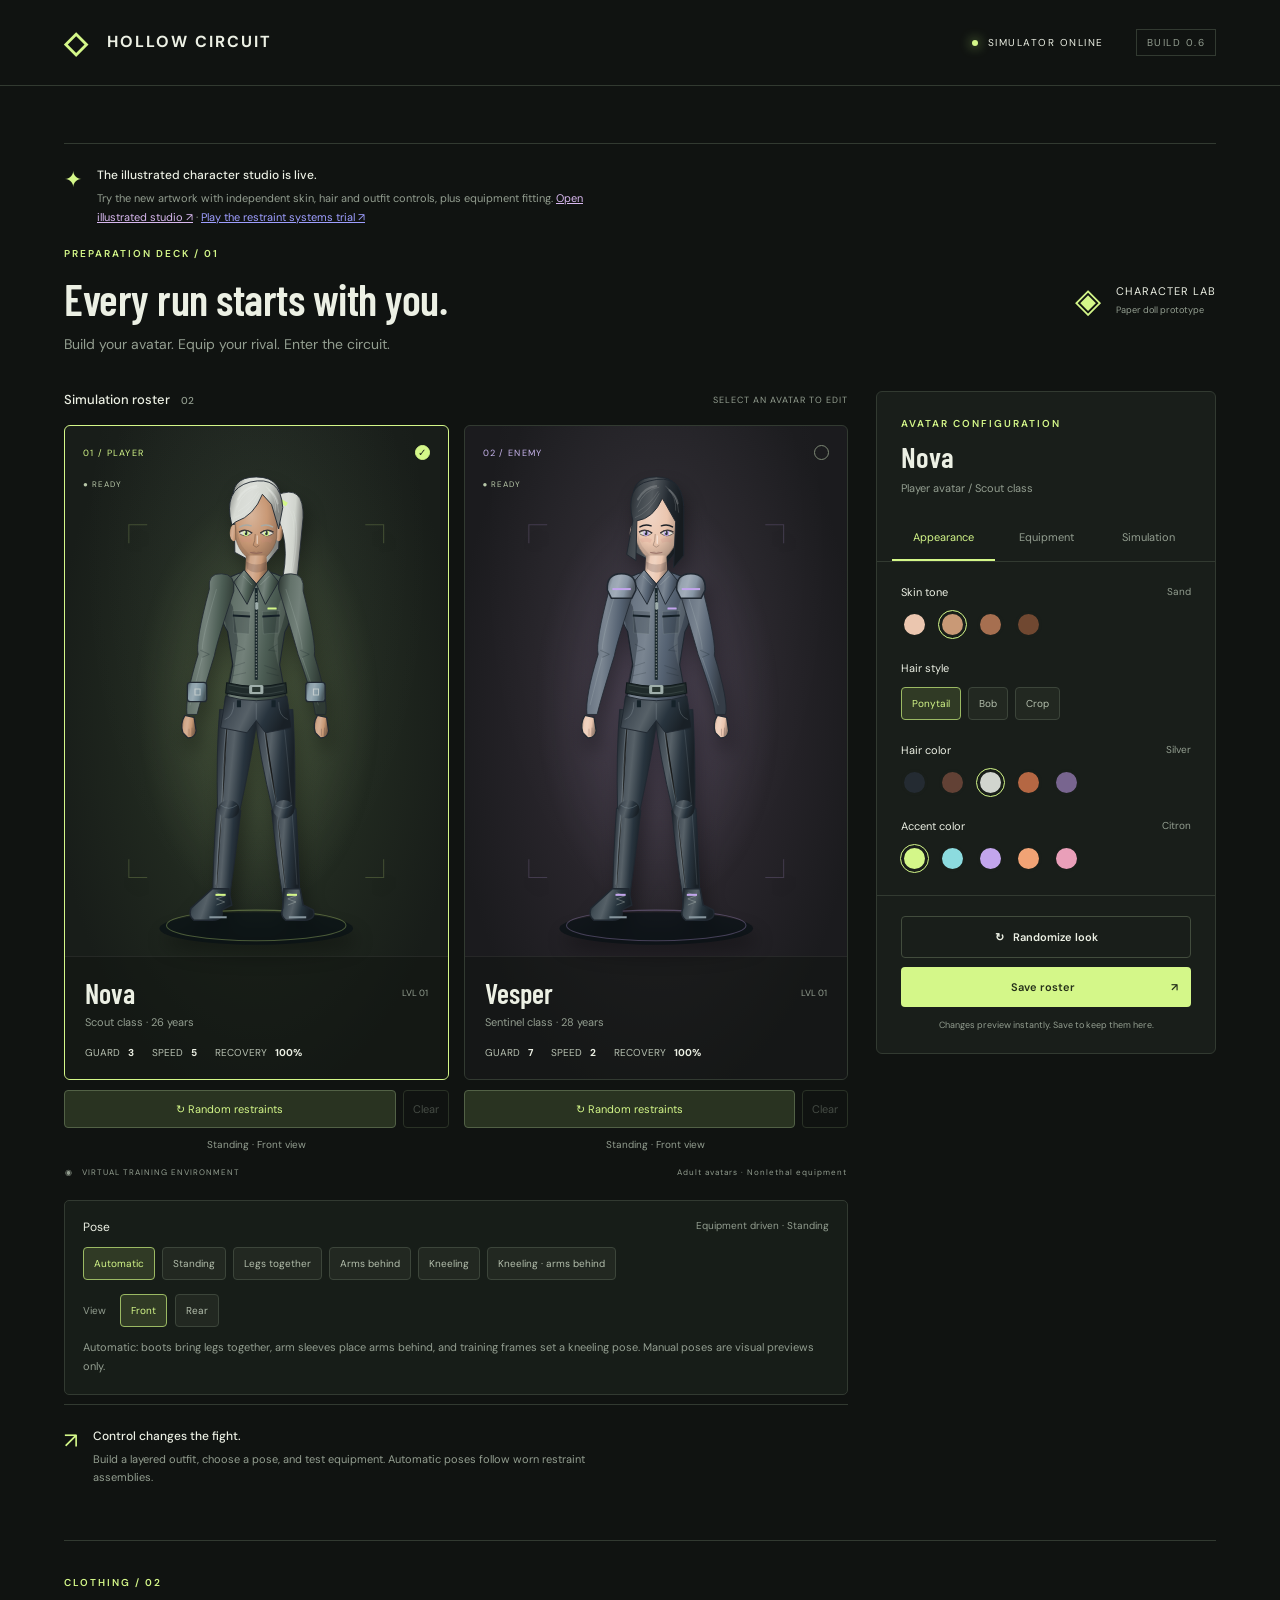
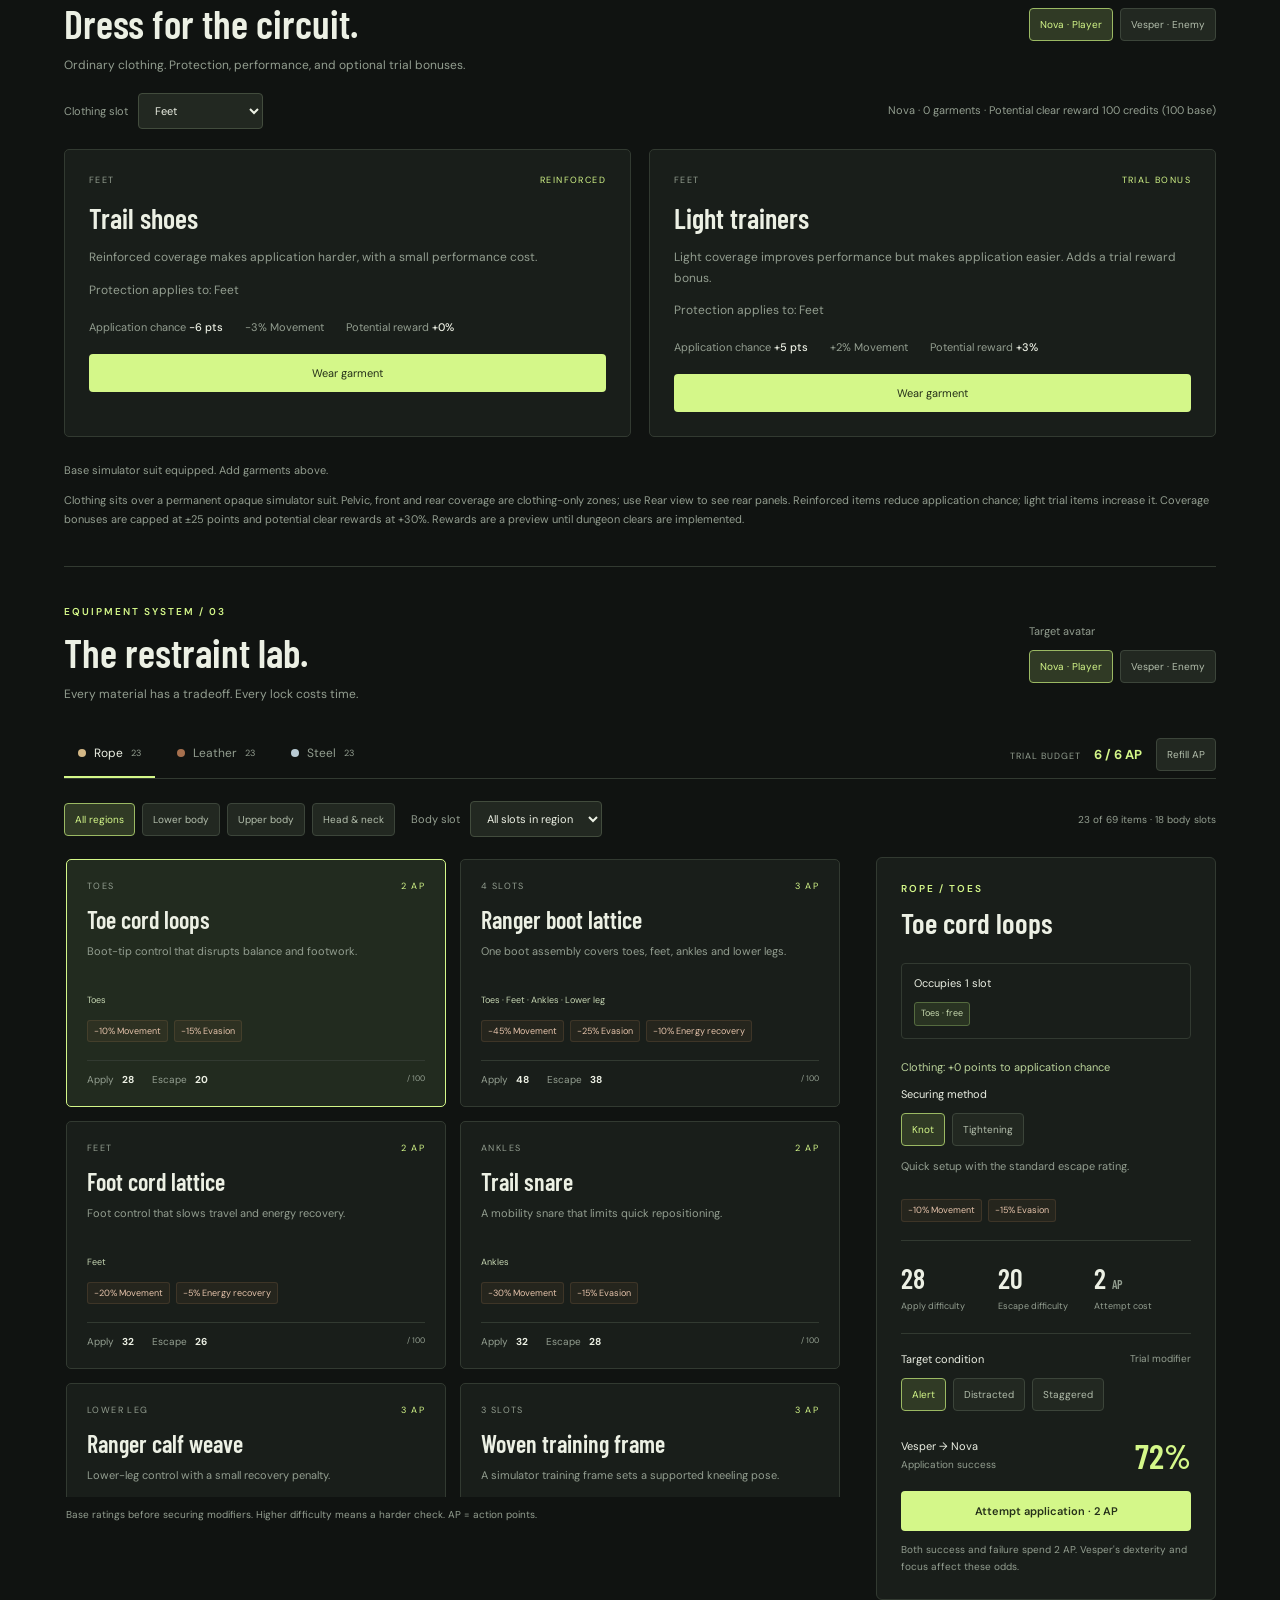
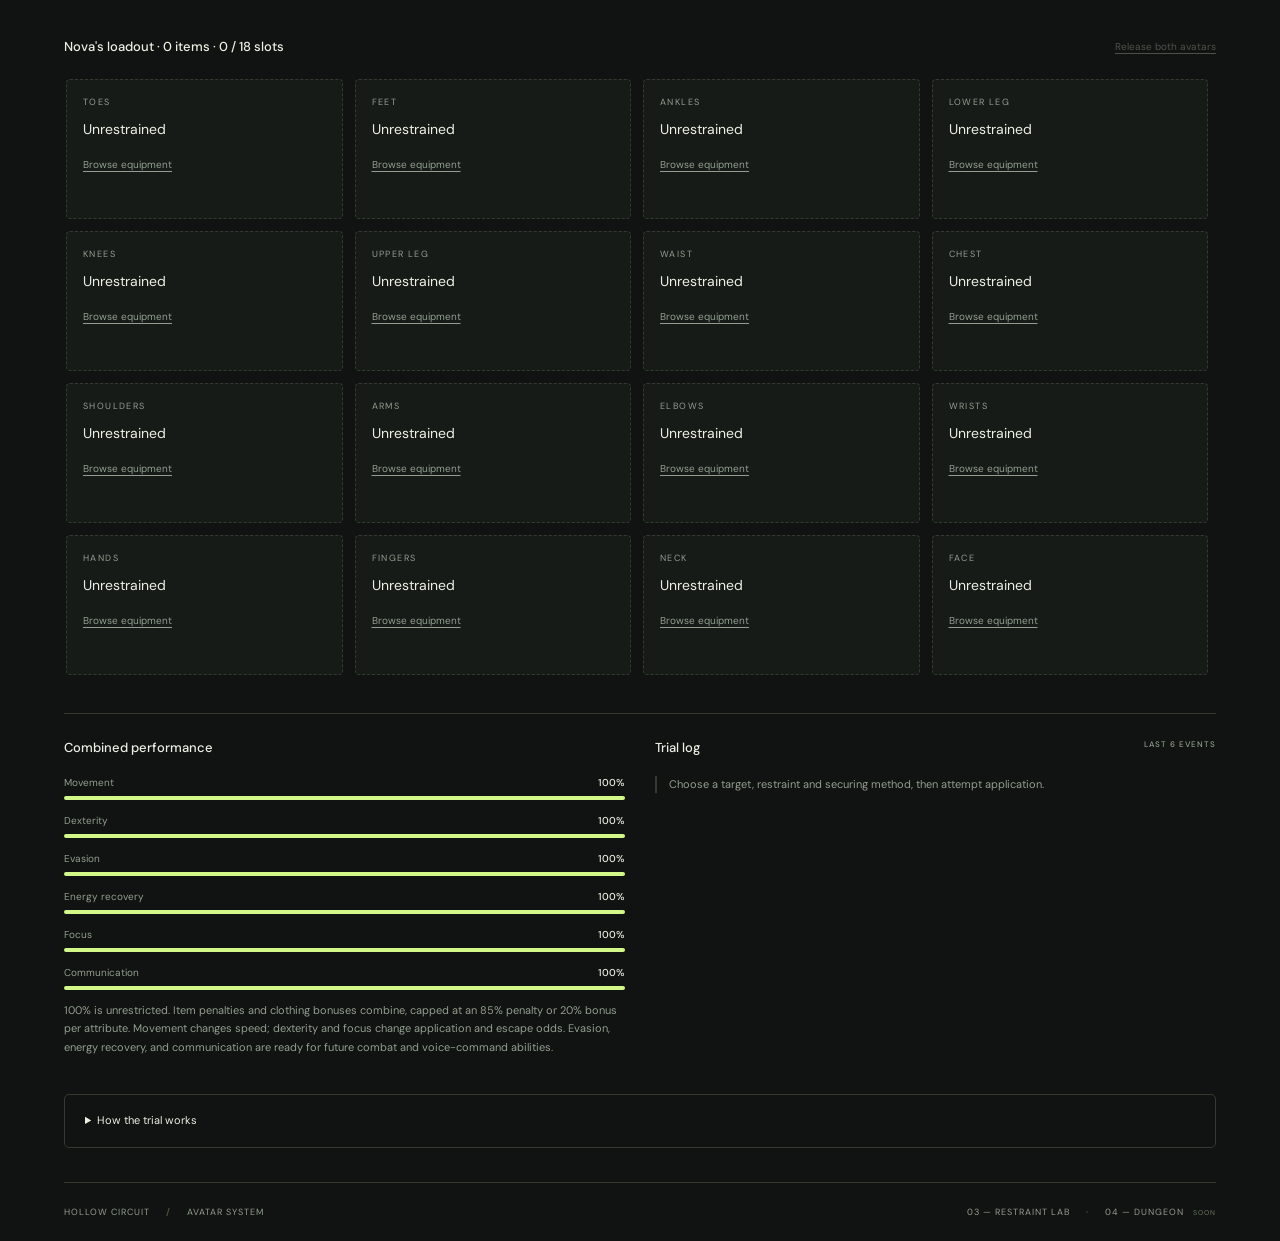
<file: index.html>
<!doctype html>
<html lang="en">
<head><meta charset="UTF-8"><meta name="viewport" content="width=device-width, initial-scale=1"><title>Hollow Circuit · Character Lab</title><link rel="stylesheet" href="style.css?v=0.6"></head>
<body>
<header><a class="brand" href="./"><span class="brand-mark">◇</span> HOLLOW CIRCUIT</a><div class="header-right"><span class="live-dot"></span> SIMULATOR ONLINE <span class="version">BUILD 0.6</span></div></header>
<main>
<div class="note"><span>✦</span><div><strong>The illustrated character studio is live.</strong><p>Try the new artwork with independent skin, hair and outfit controls, plus equipment fitting. <a href="studio.html" style="color:#d8b8ef">Open illustrated studio ↗</a> · <a href="restraint-systems.html">Play the restraint systems trial ↗</a></p></div></div>
<section class="intro"><div><div class="eyebrow">PREPARATION DECK / 01</div><h1>Every run starts with you.</h1><p>Build your avatar. Equip your rival. Enter the circuit.</p></div><div class="mode-badge"><span>◈</span><div>CHARACTER LAB<small>Paper doll prototype</small></div></div></section>
<div class="workspace"><section class="stage-section"><div class="section-heading"><h2>Simulation roster <span>02</span></h2><span>SELECT AN AVATAR TO EDIT</span></div><div id="roster" class="roster"></div><div class="stage-footer"><span>◉ &nbsp; VIRTUAL TRAINING ENVIRONMENT</span><span>Adult avatars · Nonlethal equipment</span></div><div id="pose-controls" class="pose-controls"></div><div class="note"><span>↗</span><div><strong>Control changes the fight.</strong><p>Build a layered outfit, choose a pose, and test equipment. Automatic poses follow worn restraint assemblies.</p></div></div></section>
<aside class="editor"><div class="editor-head"><div class="eyebrow">AVATAR CONFIGURATION</div><h2 id="editor-title"></h2><span id="editor-role"></span></div><div class="tabs" role="tablist" aria-label="Configuration"><button role="tab" data-tab="appearance">Appearance</button><button role="tab" data-tab="equipment">Equipment</button><button role="tab" data-tab="simulation">Simulation</button></div><div id="controls"></div><div class="editor-actions"><button id="randomize" class="secondary">↻ &nbsp; Randomize look</button><button id="save" class="primary">Save roster <span>↗</span></button><p id="save-status" role="status">Changes preview instantly. Save to keep them here.</p></div></aside></div>
<section id="wardrobe" class="wardrobe" aria-labelledby="wardrobe-heading"><div class="lab-header"><div><div class="eyebrow">CLOTHING / 02</div><h2 id="wardrobe-heading">Dress for the circuit.</h2><p>Ordinary clothing. Protection, performance, and optional trial bonuses.</p></div><div id="wardrobe-targets" class="choices"></div></div><div class="wardrobe-toolbar"><label class="slot-picker" for="clothing-slot">Clothing slot <select id="clothing-slot"></select></label><span id="wardrobe-summary"></span></div><div id="clothing-catalog" class="clothing-catalog"></div><div id="clothing-loadout" class="clothing-loadout"></div><p class="helper">Clothing sits over a permanent opaque simulator suit. Pelvic, front and rear coverage are clothing-only zones; use Rear view to see rear panels. Reinforced items reduce application chance; light trial items increase it. Coverage bonuses are capped at ±25 points and potential clear rewards at +30%. Rewards are a preview until dungeon clears are implemented.</p></section>
<section id="restraint-lab" class="restraint-lab" aria-labelledby="lab-heading">
 <div class="lab-header"><div><div class="eyebrow">EQUIPMENT SYSTEM / 03</div><h2 id="lab-heading">The restraint lab.</h2><p>Every material has a tradeoff. Every lock costs time.</p></div><div class="target-picker"><span class="control-label">Target avatar</span><div class="choices" id="lab-targets"></div></div></div>
 <div class="lab-toolbar"><div id="material-tabs" class="material-tabs" aria-label="Restraint material"></div><div class="budget"><span>TRIAL BUDGET <b id="trial-budget">6 / 6 AP</b></span><button class="choice" data-action="refill">Refill AP</button></div></div>
 <div id="catalog-filters" class="catalog-filters"><div class="choices" id="region-filters" aria-label="Body region"></div><label class="slot-picker" for="slot-filter">Body slot <select id="slot-filter"></select></label><span id="catalog-count" role="status"></span></div>
 <div class="lab-grid"><div><div id="restraint-catalog" class="restraint-catalog"></div><p class="catalog-caption">Base ratings before securing modifiers. Higher difficulty means a harder check. AP = action points.</p></div><aside id="restraint-detail" class="restraint-detail" aria-label="Restraint details"></aside></div>
 <div class="loadout-heading"><h3 id="loadout-title">Active restraints</h3><button id="release-all" class="release-button" data-action="release-all">Release both avatars</button></div><div id="active-restraints" class="active-restraints"></div>
 <div class="lab-results"><section><h3>Combined performance</h3><div id="aggregate-effects"></div><p class="helper">100% is unrestricted. Item penalties and clothing bonuses combine, capped at an 85% penalty or 20% bonus per attribute. Movement changes speed; dexterity and focus change application and escape odds. Evasion, energy recovery, and communication are ready for future combat and voice-command abilities.</p></section><section><h3>Trial log <span>LAST 6 EVENTS</span></h3><ol id="trial-log" aria-live="polite" aria-relevant="additions text"></ol></section></div>
 <details class="lab-rules"><summary>How the trial works</summary><p>The other avatar applies equipment to your selected target. There are 18 slots, including feet separately from toes and ankles. Some items occupy several slots; every covered slot must be free. An item applies its modifiers once, regardless of coverage. Escape or release removes the whole item. Paired slots cover both sides of the body; face, mouth, head and neck are separate equipment layers. Switching targets keeps both loadouts. Actions share a six-point lab budget; failed attempts also cost AP. Refill AP starts a fresh budget without removing equipment. Release is a free lab override, separate from the probabilistic escape action.</p><p>Application chance = 100 − application difficulty + target condition bonus − 40% of the applying avatar's dexterity penalty − 20% of their focus penalty − target clothing protection (rounded, limited to 5–95%). Distracted adds 15; staggered adds 30. Escape chance = 100 − escape difficulty − 25% of the restrained avatar's dexterity penalty − 15% of their focus penalty (rounded, limited to 5–90%). An escape attempt costs 2 AP. A roll from 1–100 succeeds at or below the displayed chance.</p><p>Securing methods add to base difficulty, escape difficulty, cost, and debuffs. These are fictional game ratings. Full combat, energy consumption, and elimination are not implemented yet. Use Save roster above to keep both loadouts; trial AP, conditions and log reset on reload.</p></details>
</section>
<footer><span>HOLLOW CIRCUIT <b>/</b> AVATAR SYSTEM</span><span>03 — RESTRAINT LAB <b>·</b> 04 — DUNGEON <span class="soon">SOON</span></span></footer>
</main><script src="wardrobe.js?v=0.6"></script><script src="restraints.js?v=0.15"></script><script src="avatar.js?v=0.6"></script><script src="app.js?v=0.6"></script></body></html>
</file>
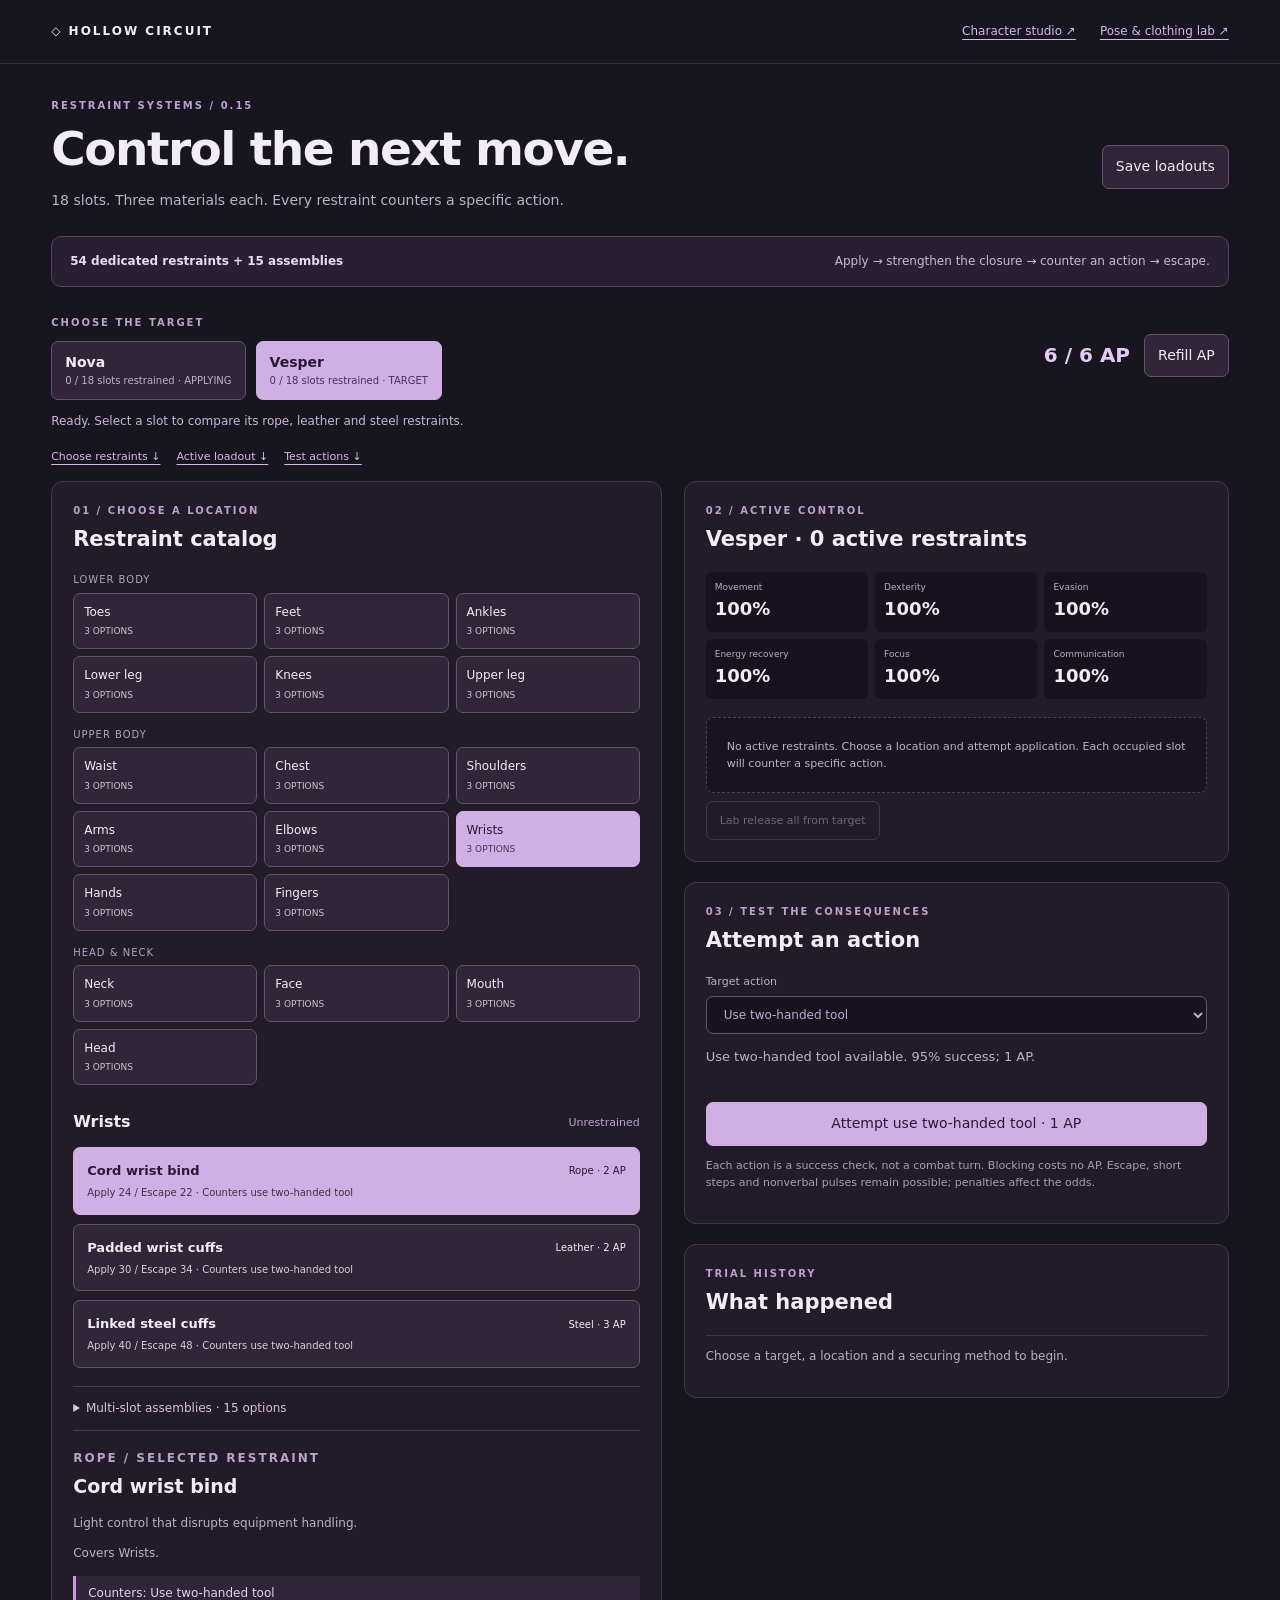
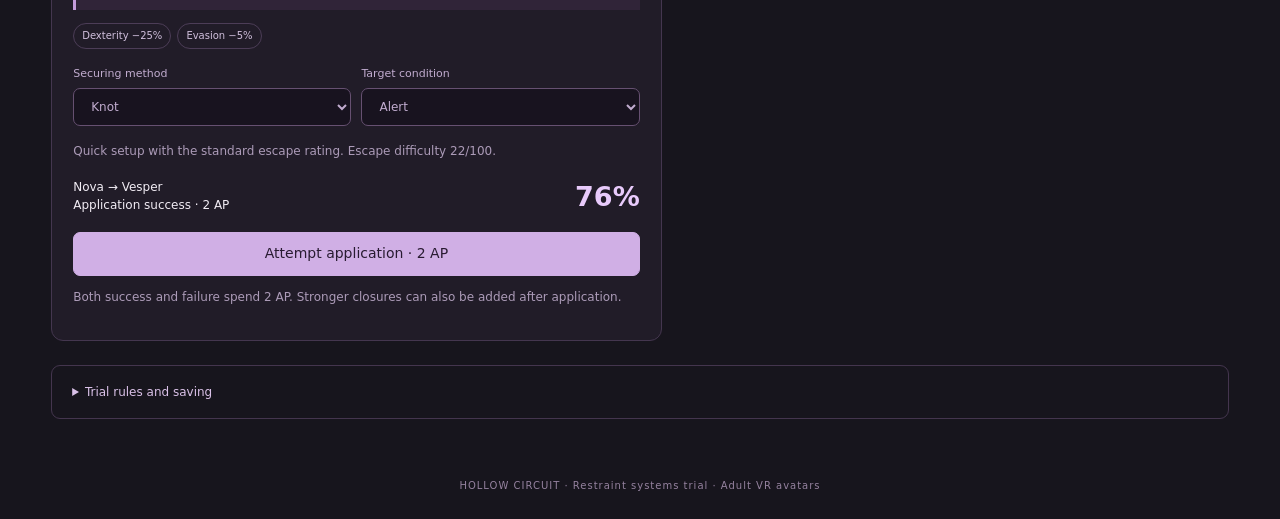
<file: restraint-systems.html>
<!doctype html>
<html lang="en">
<head><meta charset="utf-8"><meta name="viewport" content="width=device-width,initial-scale=1"><meta name="theme-color" content="#17151d"><title>Restraint systems · Hollow Circuit</title><link rel="stylesheet" href="restraint-systems.css?v=0.15"></head>
<body><header><a class="brand" href="studio.html">◇ HOLLOW CIRCUIT</a><nav><a href="studio.html">Character studio ↗</a><a href="./#restraint-lab">Pose & clothing lab ↗</a></nav></header>
<main>
 <div class="intro"><div><p class="eyebrow">RESTRAINT SYSTEMS / 0.15</p><h1>Control the next move.</h1><p>18 slots. Three materials each. Every restraint counters a specific action.</p></div><button id="save">Save loadouts</button></div>
 <div class="summary"><strong>54 dedicated restraints + 15 assemblies</strong><span>Apply → strengthen the closure → counter an action → escape.</span></div>
 <section aria-label="Trial setup" class="setup"><div><span class="eyebrow">CHOOSE THE TARGET</span><div id="targets" class="targets"></div></div><div class="budget"><strong id="ap">6 / 6 AP</strong><button id="refill">Refill AP</button></div></section>
 <p id="status" role="status">Loading restraint systems…</p>
 <nav class="jump-links" aria-label="Trial sections"><a href="#catalog-title">Choose restraints ↓</a><a href="#loadout-title">Active loadout ↓</a><a href="#actions-title">Test actions ↓</a></nav>
 <div class="workspace">
  <section class="panel catalog-panel" aria-labelledby="catalog-title"><div class="panel-heading"><p class="eyebrow">01 / CHOOSE A LOCATION</p><h2 id="catalog-title">Restraint catalog</h2></div><div id="slots" class="slots"></div><div class="selection-heading"><h3 id="slot-title"></h3><span id="slot-state"></span></div><div id="catalog" class="catalog"></div><details class="assemblies"><summary>Multi-slot assemblies · 15 options</summary><label>Assembly<select id="assembly"><option value="">Choose an assembly</option></select></label><p>Each assembly occupies every listed slot and releases as one item.</p></details><div id="detail" class="detail"></div></section>
  <div class="right-column">
   <section class="panel" aria-labelledby="loadout-title"><div class="panel-heading"><p class="eyebrow">02 / ACTIVE CONTROL</p><h2 id="loadout-title">Target loadout</h2></div><div id="performance" class="performance"></div><div id="loadout" class="loadout"></div><button id="clear" class="quiet">Lab release all from target</button></section>
   <section class="panel action-panel" aria-labelledby="actions-title"><p class="eyebrow">03 / TEST THE CONSEQUENCES</p><h2 id="actions-title">Attempt an action</h2><label>Target action<select id="action"></select></label><p id="action-status"></p><button id="attempt-action" class="primary">Attempt action</button><p class="help">Each action is a success check, not a combat turn. Blocking costs no AP. Escape, short steps and nonverbal pulses remain possible; penalties affect the odds.</p></section>
   <section class="panel" aria-labelledby="log-title"><p class="eyebrow">TRIAL HISTORY</p><h2 id="log-title">What happened</h2><ol id="log" aria-live="polite" aria-relevant="additions text"></ol></section>
  </div>
 </div>
 <details class="rules"><summary>Trial rules and saving</summary><p>The other character applies or strengthens restraints on the chosen target. Both characters share a six-point trial budget. Accepted attempts spend AP even on failure. Refill starts a fresh budget without removing equipment. Free lab releases are separate from escape checks.</p><p>Every slot has three dedicated restraints: rope, leather and steel. Assemblies occupy multiple slots; overlap is rejected without spending AP. Each occupied slot blocks its listed special action. All items also apply their listed attribute penalties, capped at 85%. Escape costs 2 AP and always retains at least a 5% chance. Stronger securing methods can be applied after the initial restraint without removing it.</p><p>This view saves its two loadouts separately from the character studio and pose lab. AP, target condition and history reset on reload. The slot cards and active list show the restraint state; open the character studio for artwork fitting.</p></details>
 <noscript><p>Enable JavaScript to use the restraint trial.</p></noscript>
</main><footer>HOLLOW CIRCUIT · Restraint systems trial · Adult VR avatars</footer>
<script src="wardrobe.js?v=0.6"></script><script src="restraints.js?v=0.15"></script><script src="restraint-systems.js?v=0.15"></script></body></html>
</file>
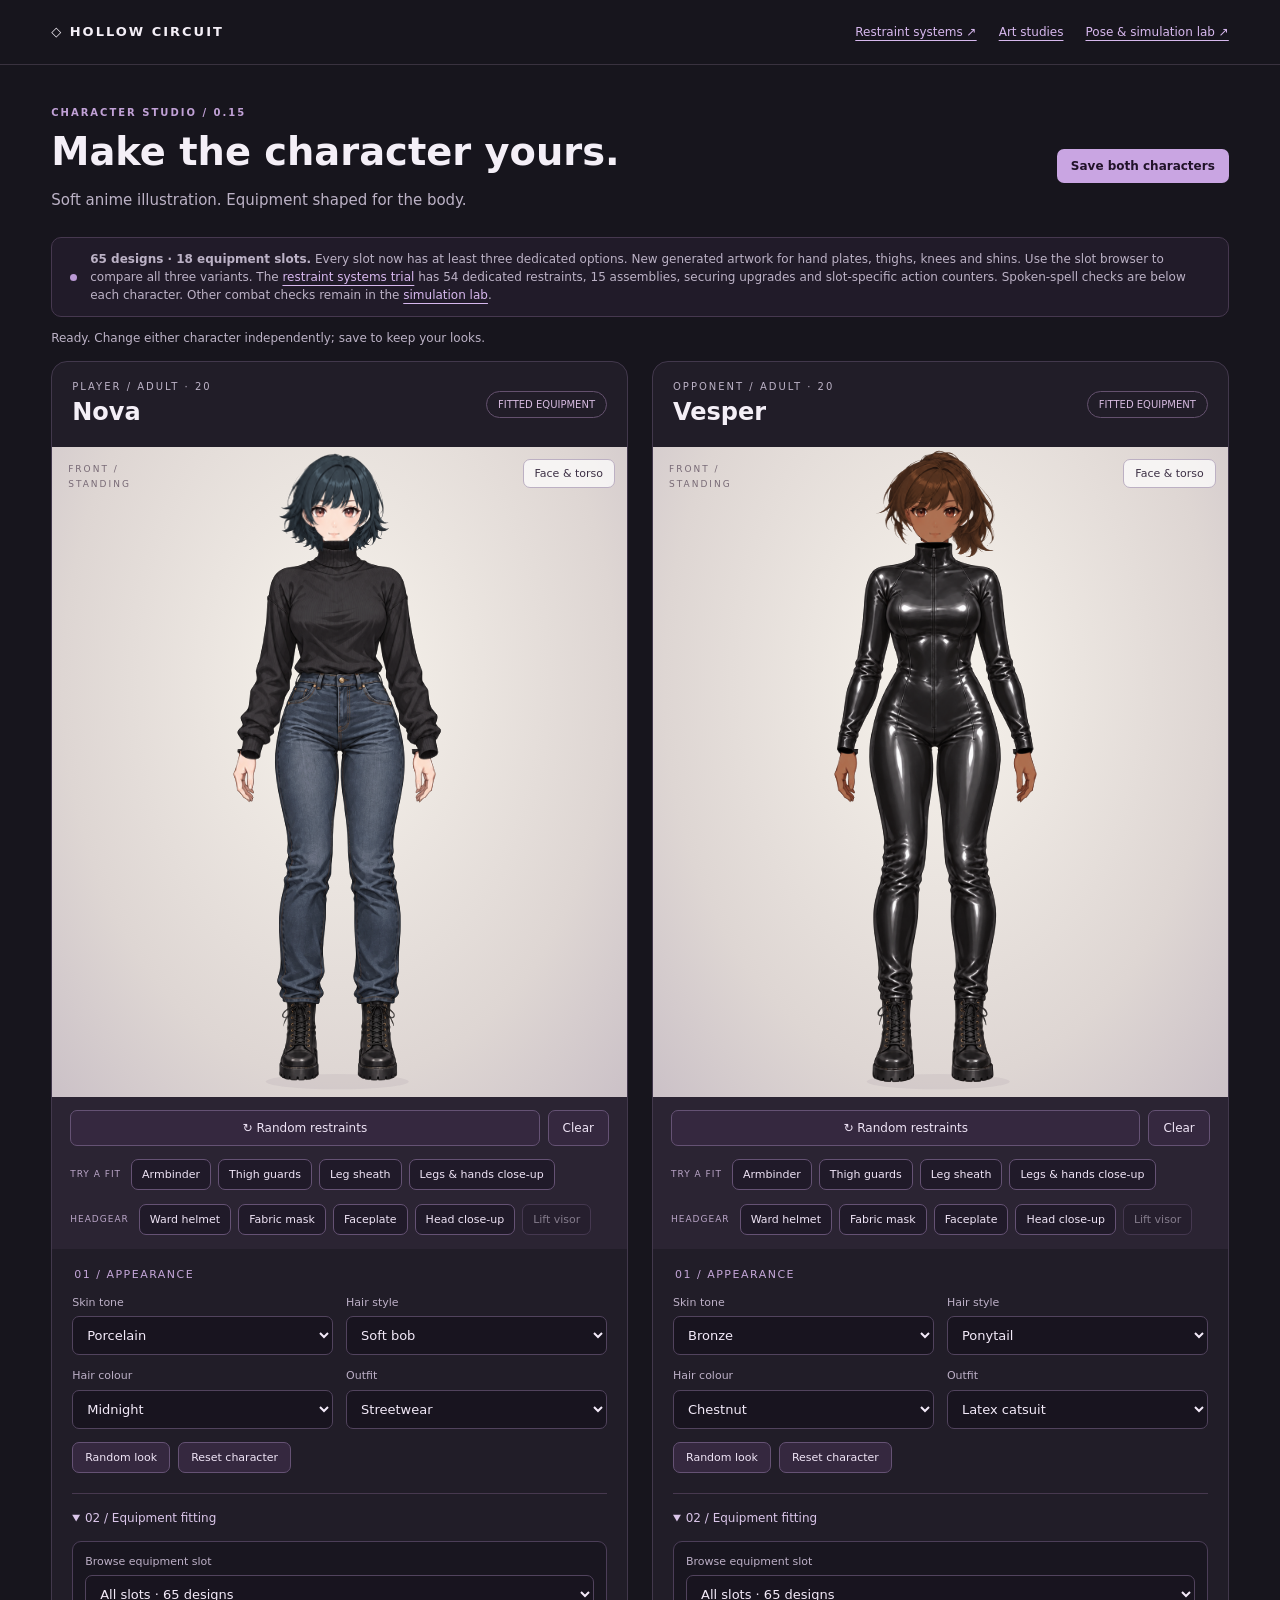
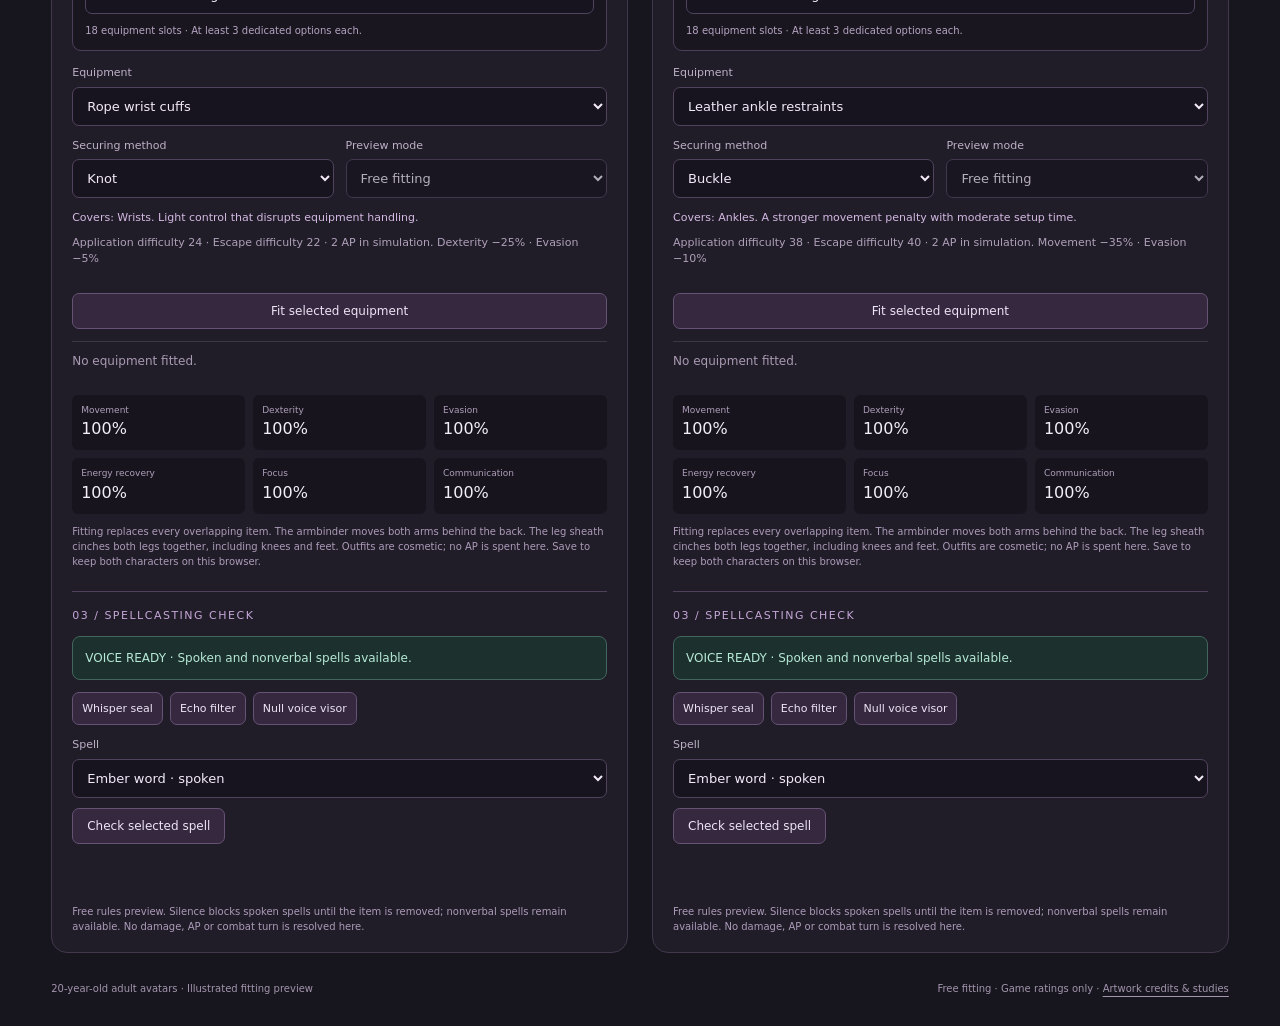
<file: studio.html>
<!doctype html>
<html lang="en"><head><meta charset="utf-8"><meta name="viewport" content="width=device-width, initial-scale=1"><meta name="theme-color" content="#17151d"><title>Illustrated Studio · Hollow Circuit</title><link rel="stylesheet" href="studio.css?v=0.15"></head>
<body><header><a href="./">◇ HOLLOW CIRCUIT</a><nav><a href="restraint-systems.html">Restraint systems ↗</a><a href="previews/neutral-wardrobe.html">Art studies</a><a href="./">Pose & simulation lab ↗</a></nav></header>
<main><div class="intro"><div><p class="eyebrow">CHARACTER STUDIO / 0.15</p><h1>Make the character yours.</h1><p>Soft anime illustration. Equipment shaped for the body.</p></div><button id="save" class="primary" disabled>Save both characters</button></div>
<div class="studio-note"><span class="dot"></span><p><strong>65 designs · 18 equipment slots.</strong> Every slot now has at least three dedicated options. New generated artwork for hand plates, thighs, knees and shins. Use the slot browser to compare all three variants. The <a href="restraint-systems.html">restraint systems trial</a> has 54 dedicated restraints, 15 assemblies, securing upgrades and slot-specific action counters. Spoken-spell checks are below each character. Other combat checks remain in the <a href="./">simulation lab</a>.</p></div>
<p id="status" role="status">Loading illustration layers…</p><button id="retry" hidden>Retry loading</button><div id="characters" class="characters"></div>
<noscript><p>Enable JavaScript to customize the characters. The <a href="previews/neutral-wardrobe.html">art studies</a> are available without it.</p></noscript>
<footer><span>20-year-old adult avatars · Illustrated fitting preview</span><span>Free fitting · Game ratings only · <a href="previews/neutral-wardrobe.html">Artwork credits & studies</a></span></footer></main>
<script src="wardrobe.js?v=0.6"></script><script src="restraints.js?v=0.15"></script><script src="head-equipment.js?v=0.15"></script><script src="spellcasting.js?v=0.15"></script><script src="generated-equipment.js?v=0.15"></script><script src="dungeon-equipment.js?v=0.15"></script><script src="fitted-equipment.js?v=0.15"></script><script src="illustrated-avatar.js?v=0.15"></script><script src="studio.js?v=0.15"></script></body></html>
</file>
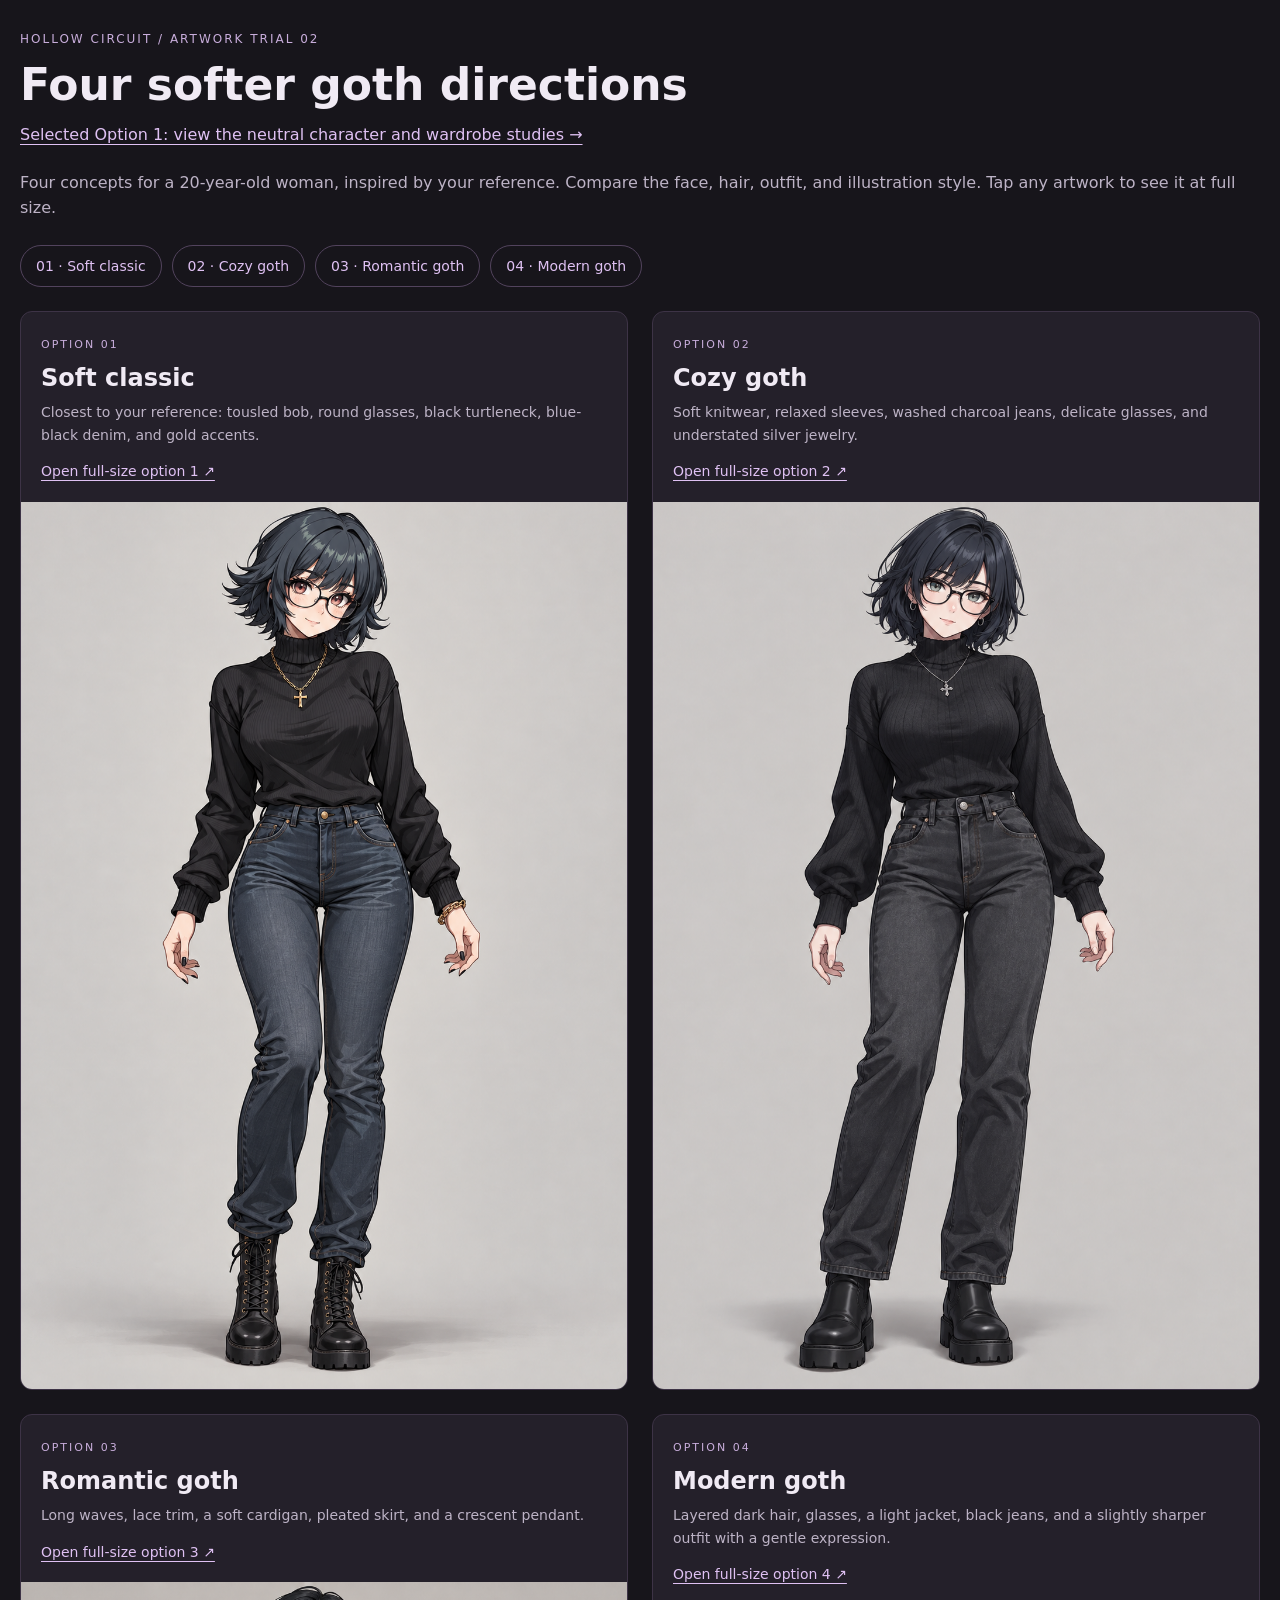
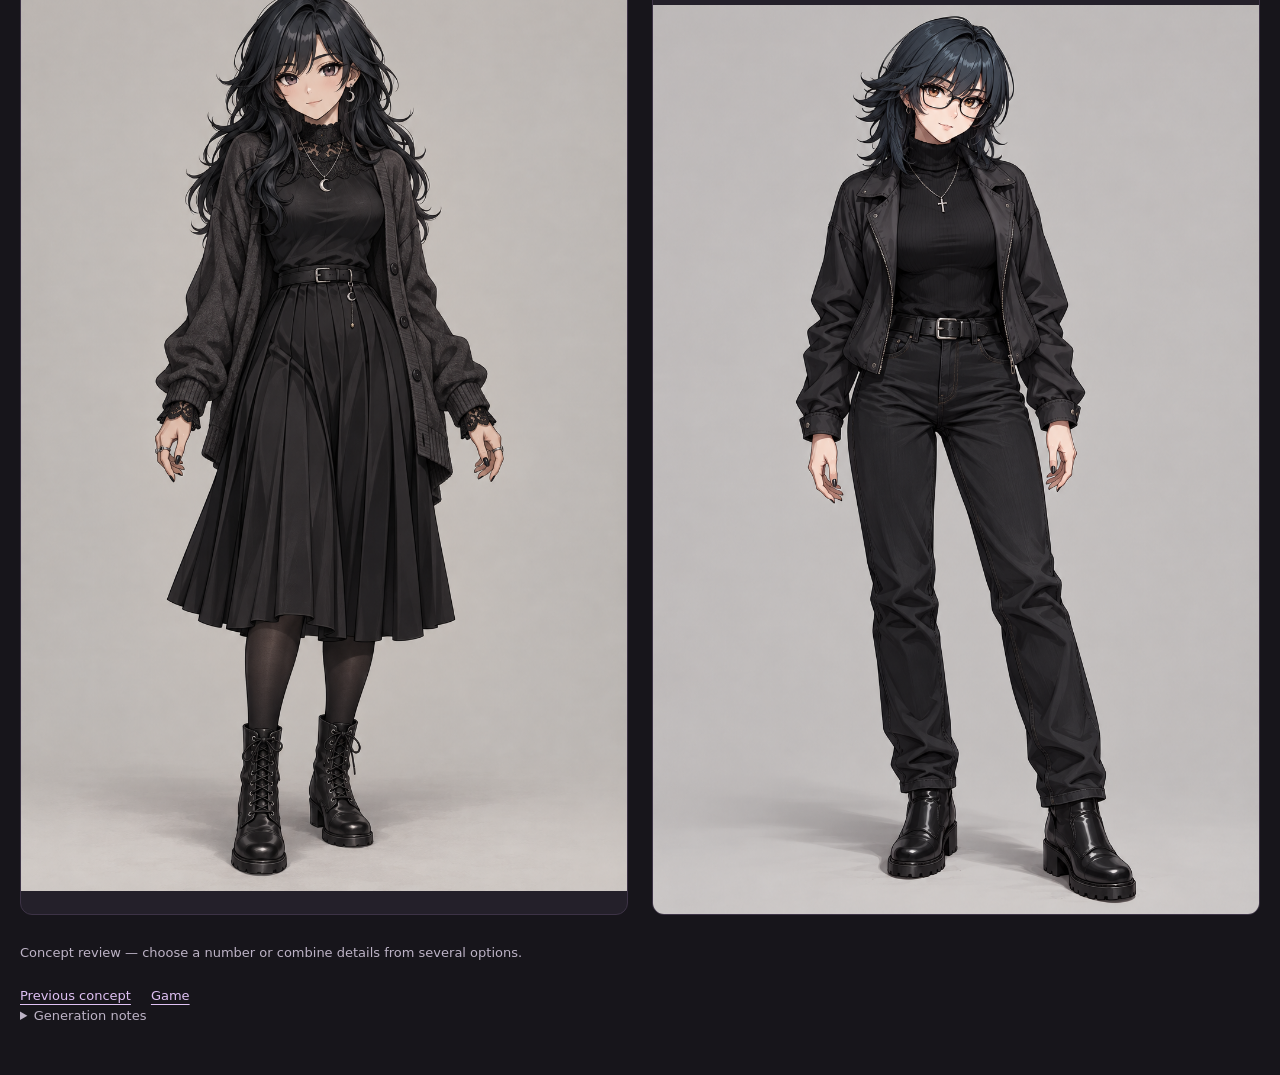
<file: previews/goth-options.html>
<!doctype html>
<html lang="en">
<head>
  <meta charset="utf-8">
  <meta name="viewport" content="width=device-width, initial-scale=1">
  <title>Four goth character concepts · Hollow Circuit</title>
  <style>
    *{box-sizing:border-box}html{scroll-behavior:smooth}body{margin:0;background:#17151b;color:#f0eaf4;font:16px/1.6 system-ui,sans-serif}main{max-width:1400px;margin:auto;padding:30px 20px 48px}.eyebrow{color:#c8addb;font-size:12px;letter-spacing:2px}h1{font-size:clamp(28px,4vw,44px);line-height:1.2;margin:10px 0}p{color:#bdb3c6;margin:10px 0 22px}a{color:#dfc1f3;text-underline-offset:4px}nav{display:flex;flex-wrap:wrap;gap:10px;margin:24px 0}nav a{padding:9px 15px;border:1px solid #52435d;border-radius:24px;text-decoration:none;font-size:14px}a:focus-visible{outline:3px solid #dbb9ef;outline-offset:5px}.grid{display:grid;grid-template-columns:repeat(2,minmax(0,1fr));gap:24px}article{min-width:0;background:#24202a;border:1px solid #3d3346;border-radius:12px;overflow:hidden;scroll-margin-top:20px}.caption{padding:18px 20px}.caption span{font-size:11px;letter-spacing:2px;color:#c8addb}h2{font-size:24px;margin:3px 0}.caption p{font-size:14px;margin:4px 0 12px}.art{display:block;background:#d5d1cd}.art img{display:block;width:100%;height:auto}.caption a{font-size:14px}footer{margin-top:28px;color:#bdb3c6;font-size:13px}footer a{margin-right:20px}@media(max-width:650px){main{padding:22px 12px 36px}.grid{grid-template-columns:1fr;gap:20px}.caption{padding:16px}nav{gap:7px}nav a{font-size:12px;padding:8px 12px}}
  </style>
</head>
<body><main>
  <div class="eyebrow">HOLLOW CIRCUIT / ARTWORK TRIAL 02</div>
  <h1>Four softer goth directions</h1>
  <p><a href="neutral-wardrobe.html">Selected Option 1: view the neutral character and wardrobe studies →</a></p>
  <p>Four concepts for a 20-year-old woman, inspired by your reference. Compare the face, hair, outfit, and illustration style. Tap any artwork to see it at full size.</p>
  <nav aria-label="Jump to an option"><a href="#option-1">01 · Soft classic</a><a href="#option-2">02 · Cozy goth</a><a href="#option-3">03 · Romantic goth</a><a href="#option-4">04 · Modern goth</a></nav>
  <div class="grid">
    <article id="option-1"><div class="caption"><span>OPTION 01</span><h2>Soft classic</h2><p>Closest to your reference: tousled bob, round glasses, black turtleneck, blue-black denim, and gold accents.</p><a href="goth-option-1.png">Open full-size option 1 ↗</a></div><a class="art" href="goth-option-1.png" aria-label="View option 1 at full size"><img src="goth-option-1.png" alt="Adult goth woman with a tousled dark bob, round glasses, a black turtleneck, dark blue jeans, gold necklace and lace-up boots."></a></article>
    <article id="option-2"><div class="caption"><span>OPTION 02</span><h2>Cozy goth</h2><p>Soft knitwear, relaxed sleeves, washed charcoal jeans, delicate glasses, and understated silver jewelry.</p><a href="goth-option-2.png">Open full-size option 2 ↗</a></div><a class="art" href="goth-option-2.png" aria-label="View option 2 at full size"><img src="goth-option-2.png" alt="Adult goth woman with a soft dark bob, glasses, a relaxed black sweater, charcoal jeans, silver jewelry and chunky black boots."></a></article>
    <article id="option-3"><div class="caption"><span>OPTION 03</span><h2>Romantic goth</h2><p>Long waves, lace trim, a soft cardigan, pleated skirt, and a crescent pendant.</p><a href="goth-option-3.png">Open full-size option 3 ↗</a></div><a class="art" href="goth-option-3.png" aria-label="View option 3 at full size"><img src="goth-option-3.png" alt="Adult goth woman with long wavy black hair, a lace-trimmed blouse, charcoal cardigan, black pleated midi skirt, tights and lace-up boots."></a></article>
    <article id="option-4"><div class="caption"><span>OPTION 04</span><h2>Modern goth</h2><p>Layered dark hair, glasses, a light jacket, black jeans, and a slightly sharper outfit with a gentle expression.</p><a href="goth-option-4.png">Open full-size option 4 ↗</a></div><a class="art" href="goth-option-4.png" aria-label="View option 4 at full size"><img src="goth-option-4.png" alt="Adult goth woman with layered blue-black hair, glasses, a dark jacket over a turtleneck, black jeans and leather boots."></a></article>
  </div>
  <footer><p>Concept review — choose a number or combine details from several options.</p><a href="nova.html">Previous concept</a><a href="../">Game</a><details><summary>Generation notes</summary><p>Created with the built-in image generator. <a href="goth-trial-prompts.json">View the four prompts</a></p></details></footer>
</main></body>
</html>
</file>
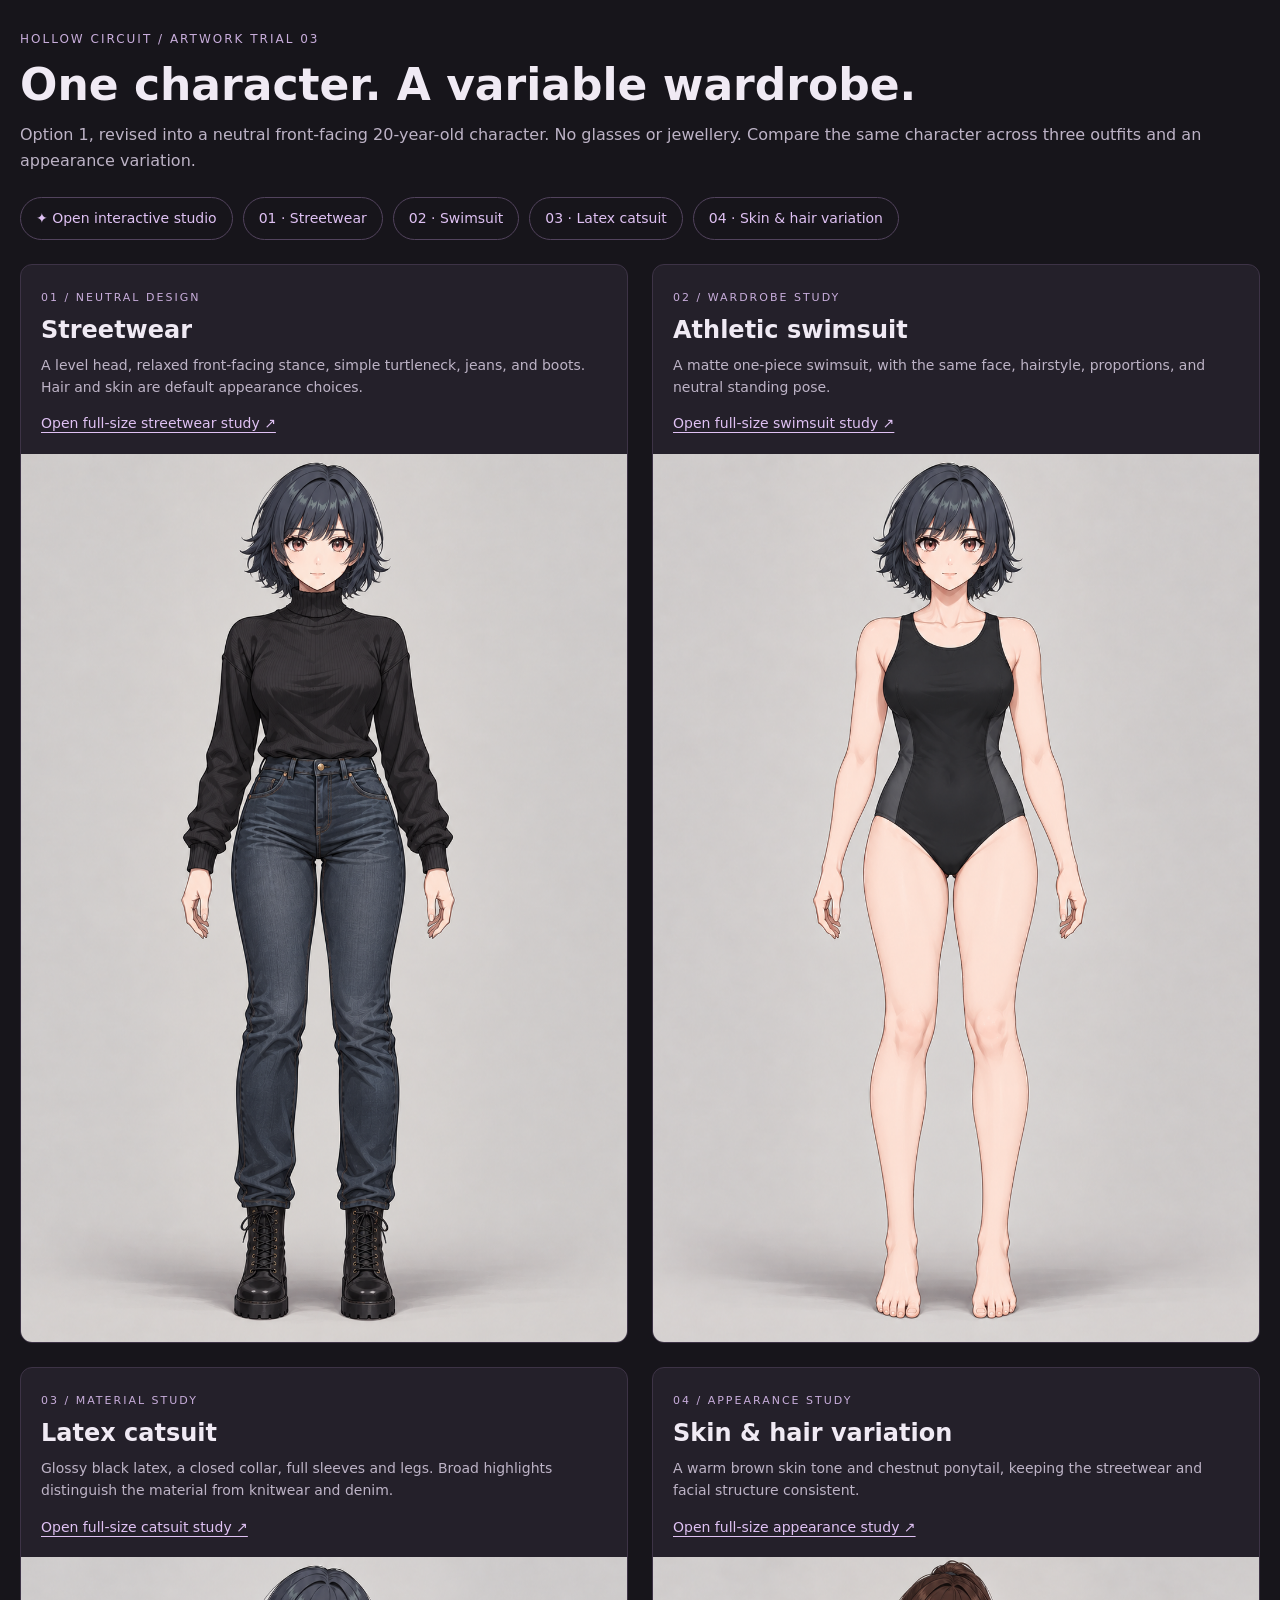
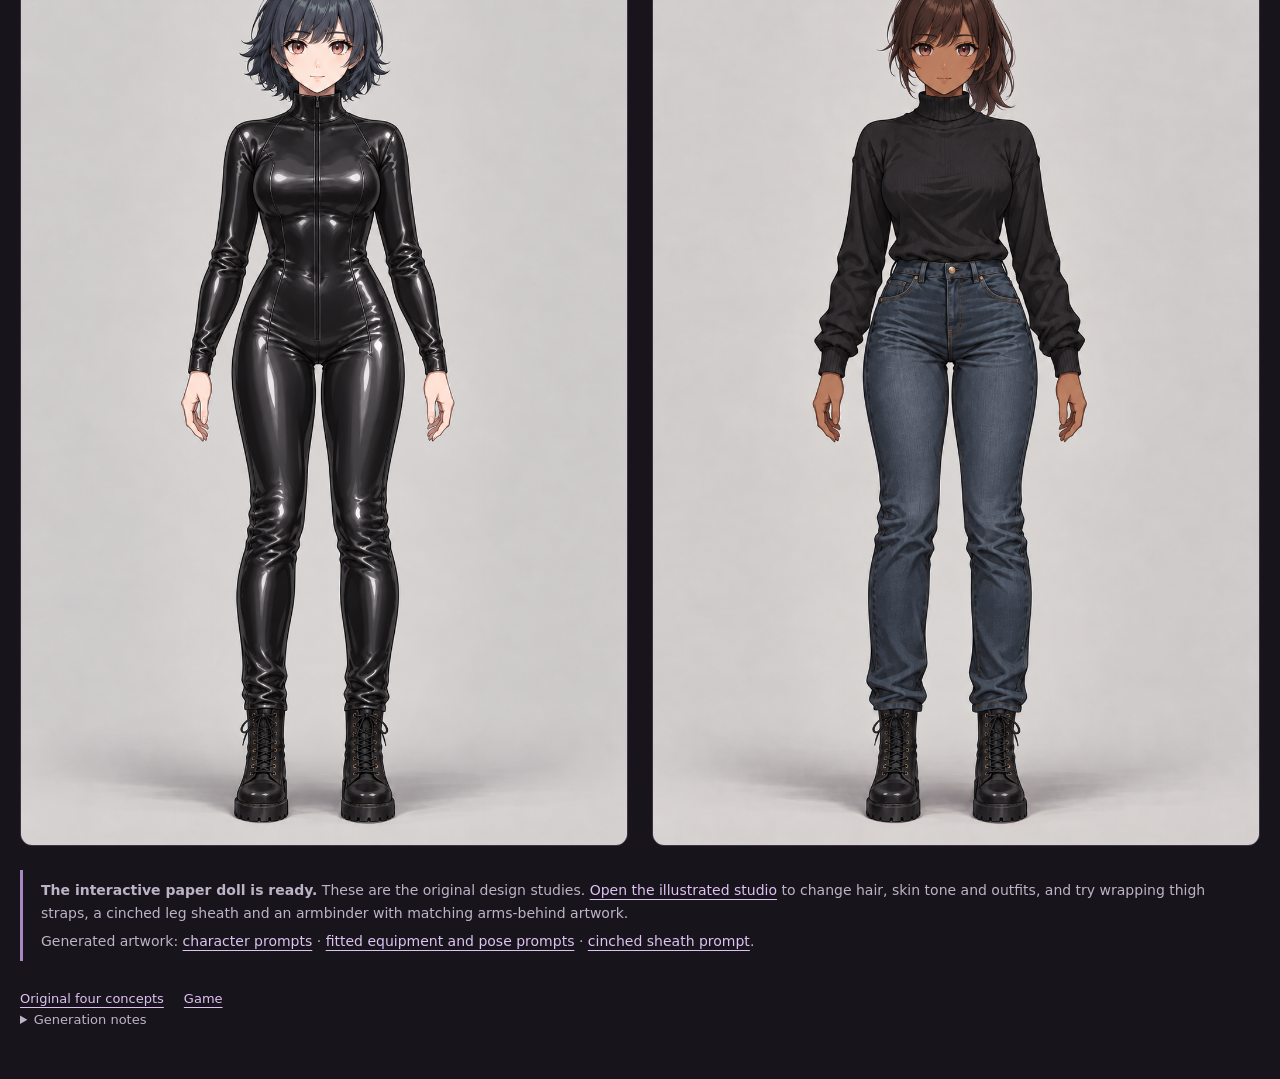
<file: previews/neutral-wardrobe.html>
<!doctype html>
<html lang="en">
<head>
  <meta charset="utf-8">
  <meta name="viewport" content="width=device-width, initial-scale=1">
  <title>Neutral character & wardrobe trial · Hollow Circuit</title>
  <style>
    *{box-sizing:border-box}html{scroll-behavior:smooth}body{margin:0;background:#17151b;color:#f0eaf4;font:16px/1.6 system-ui,sans-serif}main{max-width:1400px;margin:auto;padding:30px 20px 48px}.eyebrow{color:#c8addb;font-size:12px;letter-spacing:2px}h1{font-size:clamp(28px,4vw,44px);line-height:1.2;margin:10px 0}p{color:#bdb3c6;margin:10px 0 22px}a{color:#dfc1f3;text-underline-offset:4px}nav{display:flex;flex-wrap:wrap;gap:10px;margin:24px 0}nav a{padding:9px 15px;border:1px solid #52435d;border-radius:24px;text-decoration:none;font-size:14px}a:focus-visible,summary:focus-visible{outline:3px solid #dbb9ef;outline-offset:5px}.grid{display:grid;grid-template-columns:repeat(2,minmax(0,1fr));gap:24px}article{min-width:0;background:#24202a;border:1px solid #3d3346;border-radius:12px;overflow:hidden;scroll-margin-top:20px}.caption{padding:18px 20px}.caption span{font-size:11px;letter-spacing:2px;color:#c8addb}h2{font-size:24px;margin:3px 0}.caption p{font-size:14px;margin:4px 0 12px}.art{display:block;background:#d5d1cd}.art img{display:block;width:100%;height:auto}.caption a{font-size:14px}.note{border-left:3px solid #aa87c4;padding:3px 18px;margin:24px 0}.note p{margin:6px 0;font-size:14px}footer{margin-top:28px;color:#bdb3c6;font-size:13px}footer a{margin-right:20px}@media(max-width:650px){main{padding:22px 12px 36px}.grid{grid-template-columns:1fr;gap:20px}.caption{padding:16px}nav{gap:7px}nav a{font-size:12px;padding:8px 12px}}
  </style>
</head>
<body><main>
  <div class="eyebrow">HOLLOW CIRCUIT / ARTWORK TRIAL 03</div>
  <h1>One character. A variable wardrobe.</h1>
  <p>Option 1, revised into a neutral front-facing 20-year-old character. No glasses or jewellery. Compare the same character across three outfits and an appearance variation.</p>
  <nav aria-label="Jump to a study"><a href="../studio.html">✦ Open interactive studio</a><a href="#streetwear">01 · Streetwear</a><a href="#swimsuit">02 · Swimsuit</a><a href="#catsuit">03 · Latex catsuit</a><a href="#appearance">04 · Skin & hair variation</a></nav>
  <div class="grid">
    <article id="streetwear"><div class="caption"><span>01 / NEUTRAL DESIGN</span><h2>Streetwear</h2><p>A level head, relaxed front-facing stance, simple turtleneck, jeans, and boots. Hair and skin are default appearance choices.</p><a href="neutral-streetwear-v1.png">Open full-size streetwear study ↗</a></div><a class="art" href="neutral-streetwear-v1.png" aria-label="View the streetwear study at full size"><img src="neutral-streetwear-v1.png" alt="Neutral adult character with a short dark bob, no glasses or jewellery, a black turtleneck, indigo jeans and black ankle boots."></a></article>
    <article id="swimsuit"><div class="caption"><span>02 / WARDROBE STUDY</span><h2>Athletic swimsuit</h2><p>A matte one-piece swimsuit, with the same face, hairstyle, proportions, and neutral standing pose.</p><a href="neutral-swimsuit-v1.png">Open full-size swimsuit study ↗</a></div><a class="art" href="neutral-swimsuit-v1.png" aria-label="View the swimsuit study at full size"><img src="neutral-swimsuit-v1.png" alt="The same adult character in an opaque black athletic one-piece swimsuit, standing neutrally barefoot."></a></article>
    <article id="catsuit"><div class="caption"><span>03 / MATERIAL STUDY</span><h2>Latex catsuit</h2><p>Glossy black latex, a closed collar, full sleeves and legs. Broad highlights distinguish the material from knitwear and denim.</p><a href="neutral-catsuit-v1.png">Open full-size catsuit study ↗</a></div><a class="art" href="neutral-catsuit-v1.png" aria-label="View the catsuit study at full size"><img src="neutral-catsuit-v1.png" alt="The same adult character wearing a fully closed black latex catsuit with long sleeves and legs, plus black ankle boots."></a></article>
    <article id="appearance"><div class="caption"><span>04 / APPEARANCE STUDY</span><h2>Skin & hair variation</h2><p>A warm brown skin tone and chestnut ponytail, keeping the streetwear and facial structure consistent.</p><a href="neutral-appearance-v1.png">Open full-size appearance study ↗</a></div><a class="art" href="neutral-appearance-v1.png" aria-label="View the appearance variation at full size"><img src="neutral-appearance-v1.png" alt="The adult character with a warm brown skin tone and chestnut ponytail, wearing the same black turtleneck, jeans and boots."></a></article>
  </div>
  <aside class="note"><p><strong>The interactive paper doll is ready.</strong> These are the original design studies. <a href="../studio.html">Open the illustrated studio</a> to change hair, skin tone and outfits, and try wrapping thigh straps, a cinched leg sheath and an armbinder with matching arms-behind artwork.</p><p>Generated artwork: <a href="../assets/illustrated/prompts.json">character prompts</a> · <a href="../assets/illustrated/fitted-prompts-v2.json">fitted equipment and pose prompts</a> · <a href="../assets/illustrated/cinched-sheath-prompt-v3.json">cinched sheath prompt</a>.</p></aside>
  <footer><a href="goth-options.html">Original four concepts</a><a href="../">Game</a><details><summary>Generation notes</summary><p>Created with the built-in image generator. <a href="neutral-trial-prompts.json">View the prompts</a></p></details></footer>
</main></body>
</html>
</file>
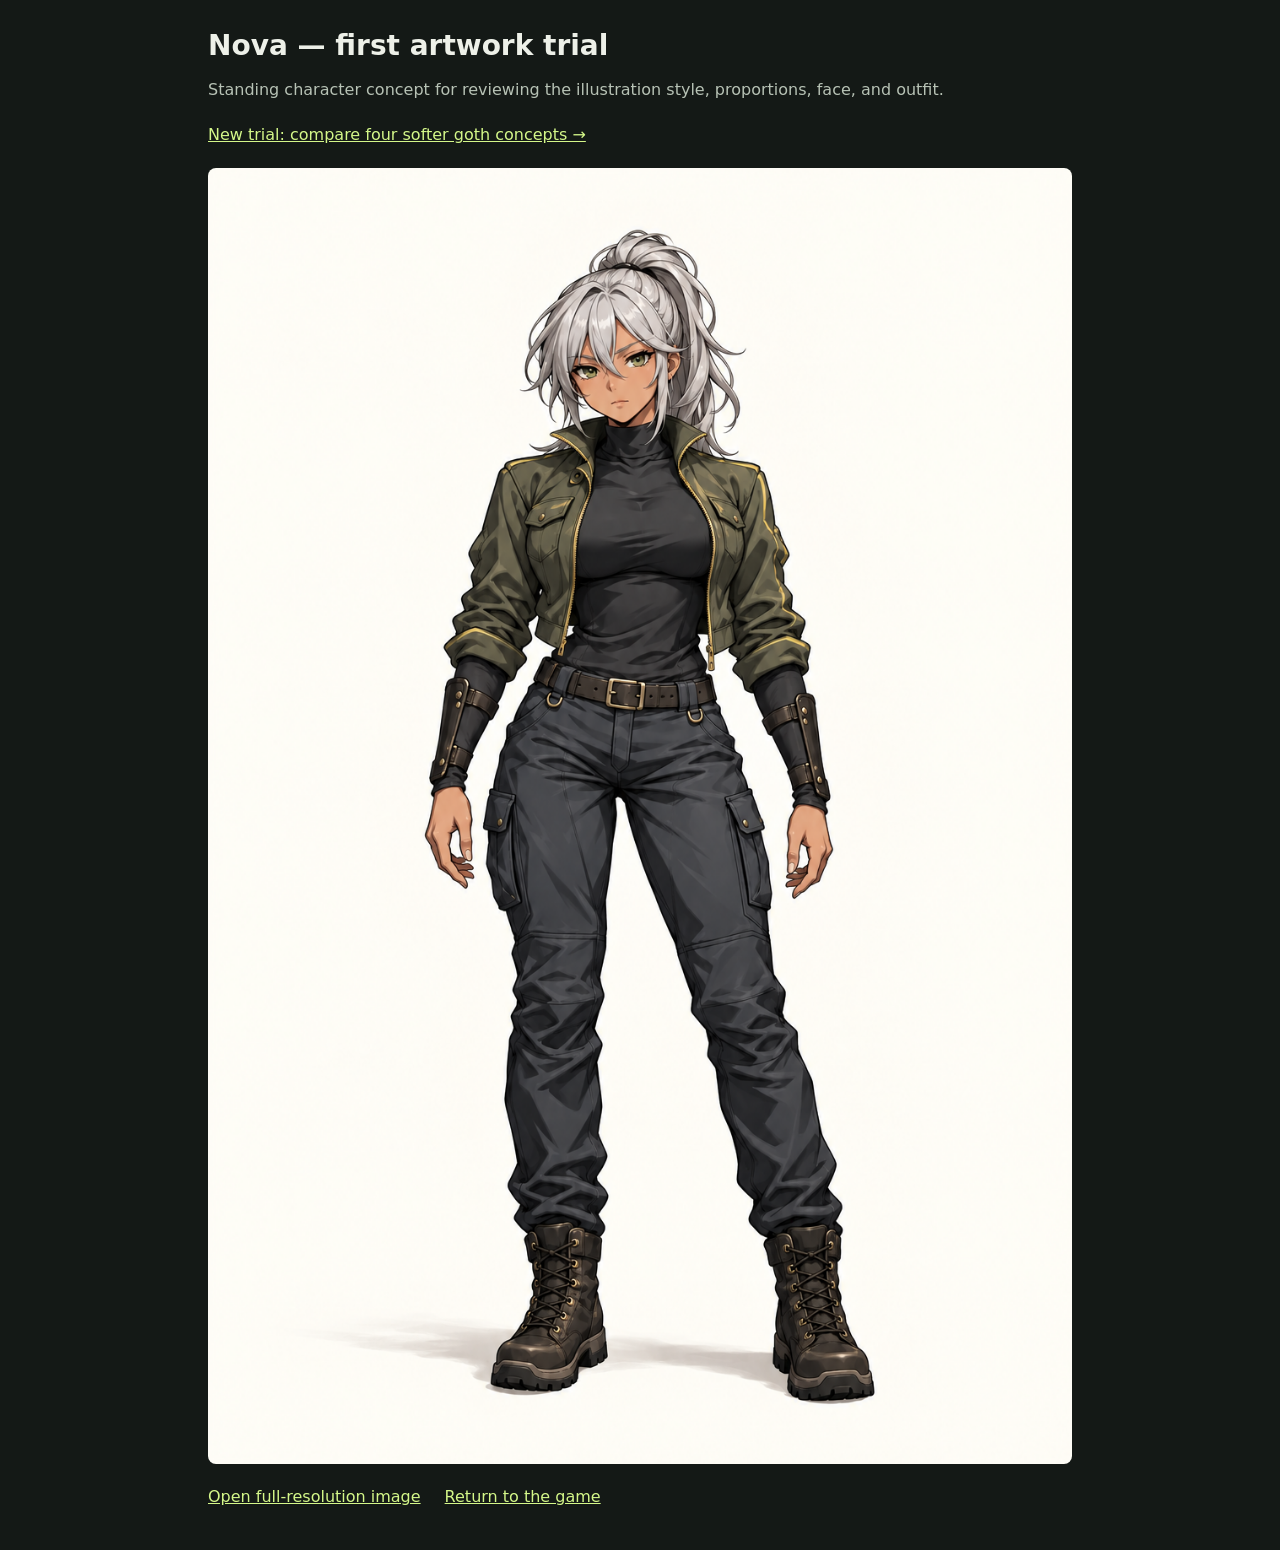
<file: previews/nova.html>
<!doctype html>
<html lang="en">
<head>
  <meta charset="utf-8">
  <meta name="viewport" content="width=device-width, initial-scale=1">
  <title>Nova · Artwork trial · Hollow Circuit</title>
  <style>
    *{box-sizing:border-box}body{margin:0;background:#141916;color:#edf0e8;font:16px/1.6 system-ui,sans-serif}main{max-width:900px;margin:auto;padding:24px 18px 40px}h1{font-size:28px;margin:0}p{color:#b7c2b5;margin:8px 0 20px}a{color:#d4f789}img{display:block;width:100%;height:auto;border-radius:8px;background:#faf8f0}nav{display:flex;flex-wrap:wrap;gap:24px;margin-top:20px}
  </style>
</head>
<body>
  <main>
    <h1>Nova — first artwork trial</h1>
    <p>Standing character concept for reviewing the illustration style, proportions, face, and outfit.</p>
    <p><a href="goth-options.html">New trial: compare four softer goth concepts →</a></p>
    <img src="nova-concept-v1.png" alt="Full-body anime illustration of Nova with silver hair, an olive jacket, dark utility trousers, forearm armor and boots." width="1024" height="1536">
    <nav><a href="nova-concept-v1.png">Open full-resolution image</a><a href="../">Return to the game</a></nav>
  </main>
</body>
</html>
</file>
<file: style.css>
@import url('https://fonts.googleapis.com/css2?family=Barlow+Condensed:wght@500;600;700&family=DM+Sans:wght@400;500;600;700&display=swap');
:root{color-scheme:dark;--bg:#101311;--panel:#191e1a;--line:#323a31;--muted:#939e90;--ink:#ecf0e4;--lime:#d4f789}*{box-sizing:border-box}body{margin:0;background:var(--bg);color:var(--ink);font:14px 'DM Sans',sans-serif}button,a{-webkit-tap-highlight-color:transparent}button{font:inherit;cursor:pointer}button:focus-visible,a:focus-visible{outline:2px solid var(--lime);outline-offset:4px}header{height:86px;display:flex;align-items:center;justify-content:space-between;border-bottom:1px solid var(--line);padding:0 5%}.brand{color:var(--ink);text-decoration:none;font-weight:700;letter-spacing:2px;font-size:16px}.brand-mark{color:var(--lime);font-size:30px;margin-right:12px;vertical-align:middle}.header-right{display:flex;gap:10px;align-items:center;font-size:10px;letter-spacing:1.5px}.live-dot{width:6px;height:6px;background:var(--lime);border-radius:50%;box-shadow:0 0 12px #b9ef72}.version{margin-left:22px;color:var(--muted);border:1px solid var(--line);padding:6px 10px}main{max-width:1510px;margin:auto;padding:48px 5% 0}.intro{display:flex;align-items:center;justify-content:space-between;margin-bottom:38px}.eyebrow{font-size:10px;color:var(--lime);letter-spacing:2px;font-weight:600}h1{font:600 clamp(34px,3.4vw,53px) 'Barlow Condensed',sans-serif;letter-spacing:-.5px;margin:12px 0 10px}.intro p{color:var(--muted);margin:0}.mode-badge{display:flex;gap:14px;align-items:center;letter-spacing:1px;font-size:11px}.mode-badge>span{font-size:34px;color:var(--lime)}.mode-badge small{display:block;color:var(--muted);letter-spacing:0;margin-top:6px}.workspace{display:grid;grid-template-columns:minmax(0,1fr) 340px;gap:28px}.section-heading{display:flex;justify-content:space-between;align-items:center;margin:0 0 17px}.section-heading h2{font-size:13px;margin:0;font-weight:500}.section-heading h2 span{color:var(--muted);margin-left:8px;font-size:10px}.section-heading>span{font-size:9px;letter-spacing:1px;color:var(--muted)}.roster{display:grid;grid-template-columns:1fr 1fr;gap:15px}.avatar-card{position:relative;border:1px solid var(--line);border-radius:6px;background:radial-gradient(ellipse at 50% 45%,#344031 0, #20281f 43%,#181d19 76%);padding:0;color:var(--ink);text-align:left;overflow:hidden;width:100%;transition:border-color .2s}.avatar-card.selected{border-color:var(--lime)}.avatar-card.enemy{background:radial-gradient(ellipse at 50% 45%,#3c353e 0,#27242a 43%,#1b1b1e 76%)}.card-top{position:absolute;top:19px;left:18px;right:18px;display:flex;justify-content:space-between;align-items:center;z-index:2}.tag{font-size:9px;letter-spacing:1.3px;color:var(--lime)}.enemy .tag{color:#c8b5ed}.selection-dot{width:15px;height:15px;border:1px solid #7d8875;border-radius:50%;display:grid;place-items:center}.selected .selection-dot{border-color:var(--lime);background:var(--lime);color:#20271b;font-size:10px}.doll-wrap{height:420px;position:relative;background-image:linear-gradient(#c9e0af06 1px,transparent 1px),linear-gradient(90deg,#c9e0af06 1px,transparent 1px);background-size:32px 32px}.doll-wrap svg{width:100%;height:100%;filter:drop-shadow(0 15px 14px #0005)}.card-bottom{padding:19px 20px 20px;border-top:1px solid #ffffff12;background:#10141180}.card-name{display:flex;align-items:center;justify-content:space-between}.card-name h3{font:600 28px 'Barlow Condensed',sans-serif;margin:0}.card-name span{font-size:9px;color:var(--muted)}.class-name{color:var(--muted);font-size:11px;margin:5px 0 17px}.stats{display:flex;gap:18px;font-size:10px;color:#b6bfb0}.stats b{color:var(--ink);margin-left:5px}.state-label{position:absolute;top:53px;left:18px;font-size:8px;letter-spacing:1px;color:#b7c7a8}.stage-footer{display:flex;justify-content:space-between;font-size:8px;letter-spacing:1px;color:var(--muted);padding:15px 1px}.note{display:flex;gap:15px;padding:21px 0;border-top:1px solid var(--line);margin-top:9px}.note>span{color:var(--lime);font-size:22px}.note strong{font-size:12px;font-weight:500}.note p{font-size:11px;color:var(--muted);line-height:1.7;max-width:500px;margin:6px 0 0}.editor{border:1px solid var(--line);border-radius:6px;background:var(--panel);align-self:start}.editor-head{padding:25px 24px 22px}.editor-head h2{font:600 29px 'Barlow Condensed',sans-serif;margin:9px 0 4px}.editor-head>span{font-size:11px;color:var(--muted)}.tabs{display:flex;border-bottom:1px solid var(--line);padding:0 15px}.tabs button{background:none;border:0;padding:12px 9px 15px;color:var(--muted);font-size:11px;flex:1;border-bottom:2px solid transparent}.tabs button.active{color:var(--lime);border-color:var(--lime)}#controls{padding:23px 24px;min-height:303px}.control{margin-bottom:23px}.control:last-child{margin-bottom:0}.control-label{display:flex;justify-content:space-between;font-size:11px;margin-bottom:12px}.control-label small{color:var(--muted);font-size:10px}.swatches{display:flex;gap:11px;flex-wrap:wrap}.swatch{height:27px;width:27px;border-radius:50%;border:3px solid var(--panel);outline:1px solid transparent;background:var(--color)}.swatch.active{outline-color:var(--lime)}.choices{display:flex;gap:7px;flex-wrap:wrap}.choice{border:1px solid #3c453a;border-radius:4px;background:#222821;color:#b3beac;padding:9px 10px;font-size:10px}.choice.active{border-color:#9bb963;color:var(--lime);background:#303a25}.helper{font-size:11px;line-height:1.7;color:var(--muted)}.editor-actions{border-top:1px solid var(--line);padding:20px 24px}.editor-actions button{width:100%;border-radius:4px;padding:13px;font-size:11px;font-weight:600}.secondary{background:transparent;border:1px solid #424c3d;color:var(--ink);margin-bottom:9px}.primary{border:0;background:var(--lime);color:#253019}.primary span{float:right}.editor-actions p{font-size:9px;color:var(--muted);text-align:center;line-height:1.5;margin:12px 0 0}footer{margin-top:34px;padding:23px 0;border-top:1px solid var(--line);display:flex;justify-content:space-between;font-size:9px;letter-spacing:1px;color:var(--muted)}footer b{margin:0 13px;color:#47533f}.soon{font-size:7px;margin-left:6px;color:#697760}@media(min-width:1400px){.doll-wrap{height:480px}}@media(max-width:1000px){main{padding:30px 4% 0}.workspace{grid-template-columns:minmax(0,1fr) 300px;gap:18px}.doll-wrap{height:350px}.stats{gap:8px;font-size:9px}.card-bottom{padding:15px}.section-heading>span{display:none}.stage-footer{line-height:1.7;gap:15px}.mode-badge{display:none}}@media(max-width:760px){header{height:65px}.header-right{font-size:8px}.version{display:none}.brand{font-size:12px;letter-spacing:1px}.workspace{grid-template-columns:1fr}.doll-wrap{height:365px}.editor{width:100%}#controls{min-height:0}.intro{margin-bottom:28px}.intro p{font-size:12px}footer{font-size:7px;gap:16px}}@media(max-width:420px){.doll-wrap{height:305px}.roster{gap:9px}.card-name h3{font-size:24px}.card-name span{display:none}.stats{gap:7px;font-size:8px}.card-top{left:12px;right:12px}.tag{font-size:8px}.stage-footer{font-size:7px}}
/* Restraint lab */
html{scroll-behavior:smooth}button:disabled{cursor:not-allowed;opacity:.45}.lab-link{color:var(--lime);font-size:12px;text-underline-offset:4px}.restraint-lab{margin-top:38px;border-top:1px solid var(--line);padding-top:38px;scroll-margin-top:24px}.lab-header{display:flex;align-items:center;justify-content:space-between;gap:20px;margin-bottom:28px}.lab-header h2{font:600 40px 'Barlow Condensed',sans-serif;margin:10px 0}.lab-header p{color:var(--muted);font-size:12px;margin:0}.target-picker .control-label{color:var(--muted)}.lab-toolbar{display:flex;align-items:center;justify-content:space-between;gap:20px;border-bottom:1px solid var(--line);margin-bottom:22px}.material-tabs{display:flex;gap:8px}.material-tab{display:flex;align-items:center;gap:8px;padding:15px 14px;background:none;color:var(--muted);border:0;border-bottom:2px solid transparent;font-size:12px}.material-tab.active{border-color:var(--lime);color:var(--ink)}.material-tab small{font-size:9px;color:var(--muted)}.material-dot{display:inline-block;width:8px;height:8px;border-radius:50%;flex-shrink:0}.material-dot.rope{background:#d3b785}.material-dot.leather{background:#a7704e}.material-dot.steel{background:#b9cbd4}.budget{display:flex;align-items:center;gap:14px}.budget>span{font-size:9px;letter-spacing:1px;color:var(--muted)}.budget b{display:inline-block;margin-left:10px;color:var(--lime);font-size:13px;letter-spacing:0}.lab-grid{display:grid;grid-template-columns:minmax(0,1fr) 340px;gap:28px;align-items:start}.restraint-catalog{display:grid;grid-template-columns:repeat(2,minmax(0,1fr));gap:14px}.restraint-card{display:block;text-align:left;border:1px solid var(--line);background:var(--panel);border-radius:5px;color:var(--ink);padding:20px;transition:border-color .15s}.restraint-card.active{border-color:var(--lime);background:#222b1f}.restraint-card:hover{border-color:#849571}.catalog-slot{display:flex;justify-content:space-between;align-items:center;font-size:9px;letter-spacing:1.4px;text-transform:uppercase;color:var(--muted)}.catalog-slot>span{color:var(--lime)}.restraint-card>strong{display:block;font:600 24px 'Barlow Condensed',sans-serif;margin-top:13px}.restraint-card p{color:var(--muted);font-size:11px;line-height:1.6;min-height:36px;margin:9px 0 14px}.debuff-list{display:flex;flex-wrap:wrap;gap:6px}.debuff{display:inline-block;font-size:9px;line-height:1.4;color:#e5c3ab;background:#ac714c16;border:1px solid #b988582b;border-radius:3px;padding:4px 6px}.catalog-rating{border-top:1px solid var(--line);margin-top:18px;padding-top:12px;display:flex;gap:18px;font-size:10px;color:var(--muted)}.catalog-rating b{color:var(--ink);margin-left:5px}.catalog-rating>span:last-child{margin-left:auto;font-size:8px}.catalog-caption{font-size:10px;color:var(--muted);line-height:1.6;padding:0 2px}.restraint-detail{background:var(--panel);border:1px solid var(--line);border-radius:6px;padding:24px}.restraint-detail h3{font:600 29px 'Barlow Condensed',sans-serif;margin:10px 0 23px}.detail-ratings{display:grid;grid-template-columns:repeat(3,1fr);padding:20px 0;margin:18px 0;border-top:1px solid var(--line);border-bottom:1px solid var(--line)}.detail-ratings strong{font:600 28px 'Barlow Condensed',sans-serif;display:block}.detail-ratings small{font-size:12px;color:var(--muted)}.detail-ratings span{font-size:9px;color:var(--muted)}.odds{display:flex;justify-content:space-between;align-items:center;margin-bottom:15px}.odds>span{font-size:11px}.odds small{display:block;color:var(--muted);font-size:10px;margin-top:5px}.odds strong{font:600 35px 'Barlow Condensed',sans-serif;color:var(--lime)}.apply-button{width:100%;padding:13px;border-radius:4px;font-weight:600;font-size:11px}.action-help{margin-bottom:0;font-size:10px}.loadout-heading{display:flex;justify-content:space-between;align-items:center;gap:15px;margin:32px 0 16px}.loadout-heading h3,.lab-results h3{font-size:13px;font-weight:500;margin:0}.release-button{border:0;background:none;color:var(--muted);font-size:10px;padding:8px 0;text-decoration:underline;text-underline-offset:3px}.active-restraints{display:grid;grid-template-columns:repeat(4,minmax(0,1fr));gap:12px}.loadout-slot{border:1px solid var(--line);border-radius:4px;padding:16px;background:#161b17;display:flex;flex-direction:column;gap:12px}.loadout-slot>strong{font-size:12px;font-weight:500}.loadout-slot>small{font-size:9px;color:var(--muted);line-height:1.6}.loadout-slot.empty{border-style:dashed;min-height:130px}.loadout-slot.empty>span:last-child{font-size:11px;color:#697765;margin:auto 0}.loadout-actions{display:flex;gap:10px;align-items:center;flex-wrap:wrap;margin-top:auto}.loadout-actions .choice{padding:8px;font-size:9px}.lab-results{margin:26px 0;display:grid;grid-template-columns:1fr 1fr;gap:30px;border-top:1px solid var(--line);padding-top:25px}.lab-results h3{margin-bottom:20px}.lab-results h3>span{font-size:8px;color:var(--muted);float:right;letter-spacing:1px}.performance{display:grid;gap:14px}.performance-row>div:first-child{display:flex;justify-content:space-between;font-size:10px;color:var(--muted);margin-bottom:7px}.performance-row b{color:var(--ink);font-weight:500}.meter{height:4px;background:#30382d;border-radius:2px;overflow:hidden}.meter>span{display:block;height:100%;background:var(--lime)}.meter>span.reduced{background:#d7af88}#trial-log{padding:0;margin:0;list-style:none;font-size:11px;line-height:1.6}#trial-log li{border-left:2px solid var(--line);padding:0 0 0 12px;margin-bottom:13px;color:var(--muted)}#trial-log li.success{border-color:var(--lime);color:#ccd9bb}#trial-log li.failure{border-color:#d7a088;color:#d7b5a6}.lab-rules{border:1px solid var(--line);padding:16px 20px;border-radius:5px;color:var(--muted);font-size:11px;line-height:1.8}.lab-rules summary{cursor:pointer;color:var(--ink)}.lab-rules p:last-child{margin-bottom:0}@media(max-width:1100px){.active-restraints{grid-template-columns:repeat(2,minmax(0,1fr))}.restraint-card{padding:16px}.catalog-rating{gap:9px}}@media(max-width:1000px){.lab-grid{grid-template-columns:minmax(0,1fr) 300px;gap:18px}.restraint-catalog{grid-template-columns:1fr}.restraint-card p{min-height:0}.lab-toolbar{flex-wrap:wrap;gap:10px;padding-bottom:12px}.restraint-detail{position:sticky;top:20px}}@media(max-width:760px){.lab-header{align-items:flex-start;flex-direction:column}.lab-grid{grid-template-columns:1fr}.restraint-catalog{grid-template-columns:repeat(2,minmax(0,1fr))}.restraint-detail{position:static}.lab-results{grid-template-columns:1fr}.material-tab{padding:12px 9px}.restraint-card>strong{font-size:22px}.restraint-lab{padding-top:28px;margin-top:25px}.lab-header h2{font-size:35px}}@media(max-width:420px){.restraint-card{padding:13px}.catalog-rating{flex-wrap:wrap;gap:8px}.catalog-rating>span:last-child{display:none}.loadout-slot{padding:13px}.loadout-heading h3{font-size:12px}.material-tab{font-size:11px}.budget{width:100%;justify-content:space-between}.restraint-card p{font-size:10px}.debuff{font-size:8px}}@media(prefers-reduced-motion:reduce){html{scroll-behavior:auto}*{transition:none!important}}
/* Expanded body-slot catalog */
.catalog-filters{display:flex;align-items:center;flex-wrap:wrap;gap:16px;margin:0 0 20px;scroll-margin-top:20px}.slot-picker{display:flex;align-items:center;gap:10px;font-size:11px;color:var(--muted)}.slot-picker select{max-width:100%;background:#222821;color:var(--ink);border:1px solid #424c3d;padding:9px 12px;border-radius:4px;font:inherit}.slot-picker select:focus-visible{outline:2px solid var(--lime);outline-offset:3px}#catalog-count{font-size:10px;color:var(--muted);margin-left:auto}.restraint-catalog{max-height:640px;overflow-y:auto;scrollbar-color:#59684d #191e1a;padding:2px 8px 2px 2px;align-content:start}.restraint-card{min-width:0}.active-restraints{max-height:610px;overflow-y:auto;padding:2px 8px 2px 2px;scrollbar-color:#59684d #191e1a}.loadout-slot .release-button{text-align:left}.loadout-slot.empty{min-height:140px}@media(max-width:760px){.catalog-filters{gap:12px}.catalog-filters>.choices{width:100%}#catalog-count{margin-left:0}.restraint-catalog{max-height:510px}.active-restraints{max-height:490px}.slot-picker{flex-wrap:wrap}.loadout-heading{align-items:flex-start}.loadout-heading h3{line-height:1.7}}@media(max-width:420px){.catalog-filters .choice{font-size:9px;padding:8px}.catalog-filters .choices{gap:5px}}
.restraint-card:only-child{grid-column:1/-1}
.coverage-panel{border:1px solid var(--line);padding:12px;border-radius:4px;margin-bottom:20px}.coverage-chips{display:flex;flex-wrap:wrap;gap:6px}.coverage-chip{font-size:9px;line-height:1.5;border:1px solid #556b3f;background:#293322;color:#c6d8ae;padding:4px 6px;border-radius:3px}.coverage-chip.blocked{border-color:#93614c;color:#edc3ad;background:#382b25}.coverage-panel .helper{font-size:10px;margin-bottom:0}.coverage-summary{color:#c5d5b2;font-size:9px;line-height:1.6;margin:0 0 12px}.linked-note{font-size:9px;color:var(--lime);line-height:1.6}
/* Wardrobe and articulated-avatar controls */
.doll-wrap{height:510px}.pose-controls{border:1px solid var(--line);padding:18px;border-radius:5px;margin-top:8px;background:#171d18}.pose-controls .control-label{font-size:12px}.pose-controls .helper{margin-bottom:0}.view-controls{display:flex;align-items:center;gap:8px;margin-top:14px}.view-controls>span{font-size:10px;color:var(--muted);margin-right:6px}.wardrobe{border-top:1px solid var(--line);padding-top:35px;margin-top:32px}.wardrobe-toolbar{display:flex;align-items:center;justify-content:space-between;gap:20px;margin-bottom:20px}#wardrobe-summary{font-size:11px;color:var(--muted);line-height:1.8}.clothing-catalog{display:grid;grid-template-columns:1fr 1fr;gap:18px}.wear-card{padding:24px;border:1px solid var(--line);border-radius:5px;background:var(--panel)}.wear-card.equipped{border-color:var(--lime)}.wear-card h3{font:600 28px 'Barlow Condensed',sans-serif;margin:15px 0 10px}.wear-card p{font-size:12px;color:var(--muted);line-height:1.7}.wear-stats{display:flex;flex-wrap:wrap;gap:10px 22px;font-size:11px;margin:20px 0;color:var(--muted)}.wear-stats b{color:var(--ink);font-weight:500}.wear-card>button{padding:12px 18px;border-radius:4px;font-size:11px;width:100%;margin:0}.clothing-loadout{margin-top:24px}.clothing-impact{font-size:11px;line-height:1.6;color:#bbd49b}.wardrobe .lab-header{margin-bottom:20px}@media(max-width:1000px){.doll-wrap{height:420px}}@media(max-width:760px){.doll-wrap{height:400px}.wardrobe-toolbar{flex-direction:column;align-items:flex-start;gap:12px}.wear-card{padding:17px}.wear-card h3{font-size:25px}.wear-stats{flex-direction:column;gap:10px}.pose-controls{padding:14px}.pose-controls .control-label{flex-wrap:wrap;gap:6px}}@media(max-width:420px){.doll-wrap{height:330px}.clothing-catalog{grid-template-columns:1fr}.pose-controls .choice{font-size:9px;padding:9px}.pose-controls .control-label small{font-size:9px}}

/* Studio character preview and per-avatar testing controls. */
.character-panel{min-width:0}.doll-wrap{background-image:radial-gradient(ellipse at 50% 25%,#d5e4e60b,transparent 65%);background-size:100% 100%;height:530px}.doll-wrap svg{filter:drop-shadow(4px 12px 9px #0006)}.avatar-quick-actions{display:flex;gap:7px;margin-top:10px}.avatar-quick-actions button{border:1px solid #526146;border-radius:4px;padding:11px 9px;font-size:11px;color:var(--ink);background:#293321}.avatar-quick-actions .quick-random{flex:1;color:var(--lime)}.avatar-quick-actions button:hover{background:#35432b;border-color:var(--lime)}.avatar-quick-actions .quick-clear{background:transparent;color:var(--muted)}.avatar-quick-actions button:disabled{opacity:.4;cursor:default}.avatar-pose-caption{color:var(--muted);font-size:10px;text-align:center;margin:9px 0 0;line-height:1.5}@media(max-width:1000px){.doll-wrap{height:440px}}@media(max-width:760px){.doll-wrap{height:410px}}@media(max-width:420px){.doll-wrap{height:330px}.avatar-quick-actions{flex-wrap:wrap;gap:5px}.avatar-quick-actions button{font-size:10px;padding:10px 7px}.avatar-quick-actions .quick-random{flex-basis:100%}.avatar-quick-actions .quick-clear{width:100%}.avatar-pose-caption{font-size:9px}}
</file>
<file: restraint-systems.css>
*{box-sizing:border-box}body{margin:0;background:#17151d;color:#f2edf5;font:14px/1.55 system-ui,sans-serif}a{color:#d8b6ef;text-underline-offset:4px}header{border-bottom:1px solid #3a3242;padding:22px 4vw;display:flex;align-items:center;justify-content:space-between;gap:20px}.brand{font-weight:750;letter-spacing:2px;text-decoration:none;color:#f4edf8;font-size:12px}nav{display:flex;gap:24px;font-size:12px}main{max-width:1440px;margin:auto;padding:34px 4vw}h1{font-size:clamp(29px,4vw,47px);line-height:1.1;letter-spacing:-1.5px;margin:10px 0 15px}h2{font-size:21px;margin:4px 0 16px}h3{font-size:16px;margin:0}p{color:#bdb1c7}.eyebrow{font-size:10px;letter-spacing:2px;color:#bda0d0;font-weight:650;margin:0 0 5px}.intro{display:flex;align-items:center;justify-content:space-between;gap:24px}.intro p:last-child{margin:0 0 25px}.summary{display:flex;gap:16px;justify-content:space-between;border:1px solid #594164;border-radius:10px;background:#282030;padding:15px 18px;color:#ccb8d9;font-size:12px}.summary strong{color:#ead9f4}.setup{display:flex;align-items:center;justify-content:space-between;gap:20px;margin-top:24px}.targets{display:flex;gap:10px;margin-top:8px}.targets button{text-align:left;min-width:175px}.targets strong,.targets small{display:block}.targets small{font-size:10px;color:#c0aecb}.budget{display:flex;align-items:center;gap:14px}.budget strong{color:#e6c9f8;font-size:20px;font-variant-numeric:tabular-nums}button,select{font:inherit;color:inherit;background:#302637;border:1px solid #665071;border-radius:7px;padding:10px 13px}button{cursor:pointer}button:hover{border-color:#d2a4eb;background:#392d43}button:disabled{opacity:.5;cursor:not-allowed}button[aria-pressed=true],.primary{background:#d0afe5;color:#281b31;border-color:#d0afe5}.targets button[aria-pressed=true] small{color:#4a315a}.primary:hover{background:#e2c6f2;color:#281b31}button:focus-visible,select:focus-visible,a:focus-visible,summary:focus-visible{outline:3px solid #f0c9ff;outline-offset:3px}#status{min-height:24px;font-size:12px;color:#cdb3dd}.workspace{display:grid;grid-template-columns:minmax(0,1.12fr) minmax(0,1fr);gap:22px;align-items:start}.panel{background:#211c28;border:1px solid #44364f;border-radius:12px;padding:21px;min-width:0}.right-column{display:grid;gap:20px}.slot-region{margin:14px 0 5px;font-size:10px;letter-spacing:1px;text-transform:uppercase;color:#b6a1c4}.slot-row{display:grid;grid-template-columns:repeat(3,minmax(0,1fr));gap:7px}.slot-button{text-align:left;padding:9px 10px;font-size:12px;min-width:0}.slot-button small{display:block;font-size:9px;margin-top:4px;opacity:.8}.slot-button[data-occupied=true]{box-shadow:inset 3px 0 #e9b874}.slot-button[aria-pressed=true][data-occupied=true]{box-shadow:inset 3px 0 #573162}.selection-heading{display:flex;align-items:center;justify-content:space-between;gap:12px;margin:25px 0 12px}.selection-heading span{font-size:11px;color:#bfa2d1}.catalog{display:grid;gap:9px}.item-card{text-align:left;display:grid;grid-template-columns:1fr auto;gap:4px 12px;padding:13px}.item-card small{font-size:10px;grid-column:1/-1;opacity:.85}.item-card strong{font-size:13px}.item-card>span{font-size:10px;align-self:center}.assemblies{border-top:1px solid #493852;border-bottom:1px solid #493852;margin:18px 0;padding:12px 0;font-size:12px}.assemblies label{margin-top:13px}.assemblies p{font-size:11px}.detail h3{font-size:19px;margin-bottom:6px}.detail>p{font-size:12px}.counter{border-left:3px solid #c49cdb;padding:8px 12px;background:#302438;font-size:12px;margin:13px 0;color:#e5d0f1}.debuffs{display:flex;flex-wrap:wrap;gap:6px;margin:10px 0}.debuffs span{border:1px solid #4c3d57;border-radius:20px;padding:4px 8px;color:#d0bfdc;font-size:10px}.fields{display:grid;grid-template-columns:1fr 1fr;gap:10px;margin:16px 0}label{display:block;font-size:11px;color:#c1accf}select{display:block;width:100%;margin-top:6px;min-width:0;background:#18131f;font-size:12px}.method-help,.help{font-size:11px;color:#ac9bb8}.odds{display:flex;justify-content:space-between;align-items:center;gap:15px;margin:15px 0}.odds strong{font-size:27px;color:#e8cafb}.odds span{font-size:12px}.detail>.primary{width:100%}.performance{display:grid;grid-template-columns:repeat(3,minmax(0,1fr));gap:7px;margin-bottom:18px}.performance div{background:#17131e;border-radius:6px;padding:9px}.performance span{display:block;font-size:9px;color:#bda7cc}.performance strong{font-size:18px;font-weight:550}.loadout article{padding:17px 0;border-top:1px solid #45354f}.loadout h3{font-size:14px}.loadout .location{font-size:10px;color:#c0a1d4;margin:3px 0 8px}.loadout p{font-size:11px;margin:8px 0}.loadout .counter{font-size:11px}.controls{display:flex;flex-wrap:wrap;gap:7px;margin:12px 0 0}.controls button{font-size:11px;padding:9px 11px}.quiet{background:transparent;color:#bca7c9;font-size:11px}.upgrade{border-top:1px dashed #4a3854;margin-top:13px;padding-top:9px}.upgrade p{font-size:10px;margin:0 0 6px}.upgrade button{font-size:10px;margin:3px 5px 3px 0}.empty{background:#19141f;border:1px dashed #4e3c58;padding:20px;border-radius:7px;font-size:12px}.action-panel .primary{width:100%}#action-status{font-size:13px;min-height:42px}#action-status[data-blocked=true]{color:#f2c17f}#log{margin:0;padding:0;list-style:none}#log li{font-size:12px;padding:11px 0;border-top:1px solid #413249;color:#bdaacb}#log li[data-kind=success]{color:#b5ddc8}#log li[data-kind=failure]{color:#edbd93}.rules{margin-top:24px;padding:17px 20px;border:1px solid #44354e;border-radius:9px;font-size:12px}summary{cursor:pointer;color:#dac1e8}footer{padding:25px 4vw;color:#95829f;font-size:10px;letter-spacing:1px;text-align:center}@media(max-width:900px){.workspace{grid-template-columns:1fr}.summary{flex-direction:column;gap:4px}.right-column{grid-template-columns:1fr 1fr}.right-column>.panel:first-child{grid-column:1/-1}}@media(max-width:600px){main{padding:24px 14px}.intro{align-items:flex-start}.intro>button{font-size:11px;max-width:105px}.intro p:last-child{font-size:12px}header{padding:17px 14px;align-items:flex-start}nav{flex-direction:column;gap:6px;font-size:10px;text-align:right}.brand{max-width:150px}.setup{align-items:stretch;flex-direction:column;gap:13px}.targets button{min-width:0;flex:1}.budget{justify-content:space-between}.right-column{grid-template-columns:1fr}.panel{padding:16px}.slot-button{padding:8px;font-size:11px}.fields{grid-template-columns:1fr}.intro{gap:12px}.performance strong{font-size:17px}.item-card strong{font-size:12px}.item-card{gap:4px 8px}h1{letter-spacing:-1px}}
.jump-links{display:flex;flex-wrap:wrap;gap:16px;margin:0 0 16px;font-size:11px}h2{scroll-margin-top:18px}
</file>
<file: studio.css>
*{box-sizing:border-box}body{margin:0;background:#17151d;color:#f4eff7;font:15px/1.5 system-ui,sans-serif}a{color:#d7b8ee;text-underline-offset:4px}header{display:flex;justify-content:space-between;align-items:center;gap:20px;padding:22px 4vw;border-bottom:1px solid #39323f}header>a{color:#f4eff7;font-size:13px;font-weight:700;letter-spacing:2px;text-decoration:none}nav{display:flex;gap:22px;font-size:12px}main{max-width:1500px;margin:auto;padding:30px 4vw}.intro{display:flex;justify-content:space-between;align-items:center;gap:20px}.eyebrow{color:#c1a1d6;font-size:10px;letter-spacing:2px;font-weight:700}h1{font-size:clamp(28px,3vw,43px);line-height:1.15;margin:10px 0}p{color:#bcb2c6}.intro p:last-child{margin-bottom:26px}.studio-note{display:flex;align-items:center;gap:13px;border:1px solid #46384f;background:#211b29;border-radius:10px;padding:12px 18px;font-size:12px}.studio-note p{margin:0}.dot{width:7px;height:7px;background:#ba99d4;border-radius:50%;flex-shrink:0}#status{font-size:12px;min-height:20px}.characters{display:grid;grid-template-columns:repeat(2,minmax(0,1fr));gap:24px}.character{min-width:0;border:1px solid #42384c;border-radius:16px;overflow:hidden;background:#211d28}.card-head{display:flex;align-items:center;justify-content:space-between;padding:17px 20px}.card-head h2{font-size:24px;margin:0}.card-head p{margin:0;font-size:10px;letter-spacing:2px}.badge{border:1px solid #64516e;border-radius:20px;padding:5px 11px;font-size:10px;color:#d6badf}.stage{position:relative;display:flex;justify-content:center;background:radial-gradient(ellipse at 50% 36%,#f7f3ec 0,#ded6d3 68%,#cbc1c7 100%);height:650px;overflow:hidden}.stage svg{width:100%;height:100%;display:block}.stage-label{position:absolute;left:16px;top:15px;color:#776975;font-size:9px;letter-spacing:2px;pointer-events:none}.zoom{position:absolute;right:12px;top:12px;background:#ffffffb8;color:#3d3045;border-color:#bcb0c3;font-size:11px;padding:7px 11px}.preview-actions{display:flex;gap:8px;padding:13px 18px;background:#2b2433}.preview-actions button:first-child{flex:1}.editor{padding:18px 20px}fieldset{border:0;padding:0;margin:0 0 20px;min-width:0}legend{font-size:11px;text-transform:uppercase;letter-spacing:1.5px;color:#c4a6d8;margin-bottom:11px}.controls{display:grid;grid-template-columns:1fr 1fr;gap:13px}label{display:flex;flex-direction:column;gap:5px;font-size:11px;color:#bdb0c7}select{width:100%;min-width:0;padding:10px 30px 10px 10px;border:1px solid #51435d;border-radius:7px;background:#18141f;color:#f3eaf9;font:13px system-ui}button{border:1px solid #655274;border-radius:7px;background:#35283f;color:#efe4f6;padding:10px 14px;font:12px system-ui;cursor:pointer}button:hover{background:#4c385c}button:disabled{opacity:.45;cursor:wait}.primary{background:#c9a5e2;color:#211329;border:0;font-weight:700}.primary:hover{background:#dfc0f3}.small-actions{display:flex;gap:8px;margin-top:13px}.small-actions button{font-size:11px;padding:8px 12px}button:focus-visible,a:focus-visible,select:focus-visible,summary:focus-visible{outline:3px solid #e5c5fc;outline-offset:3px}.equipment-heading{font-size:12px;margin:0 0 10px}.fit-row{display:grid;grid-template-columns:1fr 1fr;gap:12px}.fit-row label:first-child{grid-column:1/-1}.fit-button{width:100%;margin:12px 0}.rating{font-size:11px;color:#afa0ba;margin:5px 0 12px;min-height:34px}.equipped{padding:0;margin:0;list-style:none}.equipped li{display:flex;align-items:center;justify-content:space-between;gap:8px;padding:10px 0;border-top:1px solid #403447;font-size:12px}.equipped small{display:block;font-size:10px;color:#b5a6bf}.equipped button{padding:6px 9px;font-size:11px;background:transparent}.empty{font-size:12px;color:#a99ab3;padding:9px 0}.stats{display:grid;grid-template-columns:repeat(3,1fr);gap:8px;margin:15px 0 0}.stat{padding:9px;background:#18141e;border-radius:6px}.stat span{display:block;color:#ae9fba;font-size:9px}.stat strong{font-size:16px;font-weight:500}.editor details{border-top:1px solid #47394f;padding-top:15px}.editor summary{cursor:pointer;font-size:12px;color:#dac5e9;margin-bottom:14px}.helper{font-size:10px;color:#ac9bb9;margin-bottom:0}footer{display:flex;justify-content:space-between;gap:15px;margin-top:28px;font-size:10px;color:#a395ae}footer a{color:inherit}@media(min-width:1400px){.stage{height:720px}}@media(max-width:800px){header{align-items:flex-start}nav{flex-direction:column;gap:6px;text-align:right}.characters{grid-template-columns:1fr;max-width:590px;margin:auto}.stage{height:640px}.intro{align-items:flex-start}.intro .primary{margin-top:12px;max-width:120px}.studio-note{align-items:flex-start}main{padding:24px 14px}footer{flex-direction:column}}@media(max-width:400px){.stage{height:570px}.editor{padding:16px}.intro{flex-direction:column;gap:0}.intro .primary{max-width:none;margin:0 0 20px}.card-head{padding:14px 16px}nav{font-size:10px}header>a{font-size:11px;max-width:160px}.stats{gap:5px}}
.quick-fit{display:flex;align-items:center;flex-wrap:wrap;gap:7px;padding:0 18px 14px;background:#2b2433}.quick-fit>span{font-size:9px;letter-spacing:1px;color:#baa5c8;margin-right:3px}.quick-fit button{padding:8px 10px;font-size:11px;background:#201a29}.quick-fit button[aria-pressed=true]{background:#c9a5e2;color:#24182c}.coverage{color:#d3b9e3;font-size:11px;margin:12px 0 8px}.equipment-detail{margin:0 0 16px}.equipment-detail img{display:block;width:100%;max-height:420px;object-fit:contain;background:#d9d1d5;border-radius:9px}.equipment-detail p{font-size:11px}.equipment-detail details{border:1px solid #51415d;padding:12px;border-radius:9px}.equipment-detail summary{margin:0}.equipment-detail details[open] summary{margin-bottom:12px}
.rear-inset{position:absolute;right:12px;top:75px;width:92px;background:#eae3e6e8;border:1px solid #baabbf;padding:7px;box-shadow:0 4px 18px #38293c15}.rear-inset:hover{background:#f6f0f5}.rear-inset img{width:100%;height:175px;object-fit:contain;display:block}.rear-inset span{display:block;font-size:8px;color:#65526d;line-height:1.4;margin-top:6px}.rear-inset[hidden]{display:none}@media(max-width:500px){.rear-inset{width:64px;right:7px;top:68px;padding:5px}.rear-inset img{height:120px}.rear-inset span{font-size:7px}}
.stage-label{max-width:110px;line-height:1.6}
.head-fit button:disabled{cursor:not-allowed}.head-fit [aria-pressed=true]{background:#c9a5e2;color:#24182c}
.slot-browser{padding:12px;background:#191620;border:1px solid #4c3e58;border-radius:9px;margin-bottom:14px}.slot-browser p{font-size:10px;margin:9px 0 0;color:#b5a4c1}.gear-detail{display:block;width:100%;height:220px;background:radial-gradient(ellipse,#dedde1,#999ba6);border-radius:8px;margin-bottom:10px}
.casting{margin-top:22px;border-top:1px solid #51415d;padding-top:16px}.casting h3{font-size:11px;letter-spacing:1.5px;text-transform:uppercase;font-weight:500;color:#c4a6d8;margin:0 0 12px}.casting-state{border:1px solid #42665c;background:#1c302d;color:#b6e9d6;border-radius:8px;padding:12px;font-size:12px}.casting-state[data-silenced=true]{background:#29243c;border-color:#77659e;color:#d9c6ff}.silence-presets{display:flex;flex-wrap:wrap;gap:7px;margin:12px 0}.silence-presets button{font-size:11px;padding:9px}.silence-presets button[aria-pressed=true]{background:#c9a5e2;color:#24182c}.casting>button{margin-top:10px}.cast-result{min-height:36px;font-size:12px;color:#e0c9f5}.cast-result[data-allowed=true]{color:#b6e9d6}
</file>
